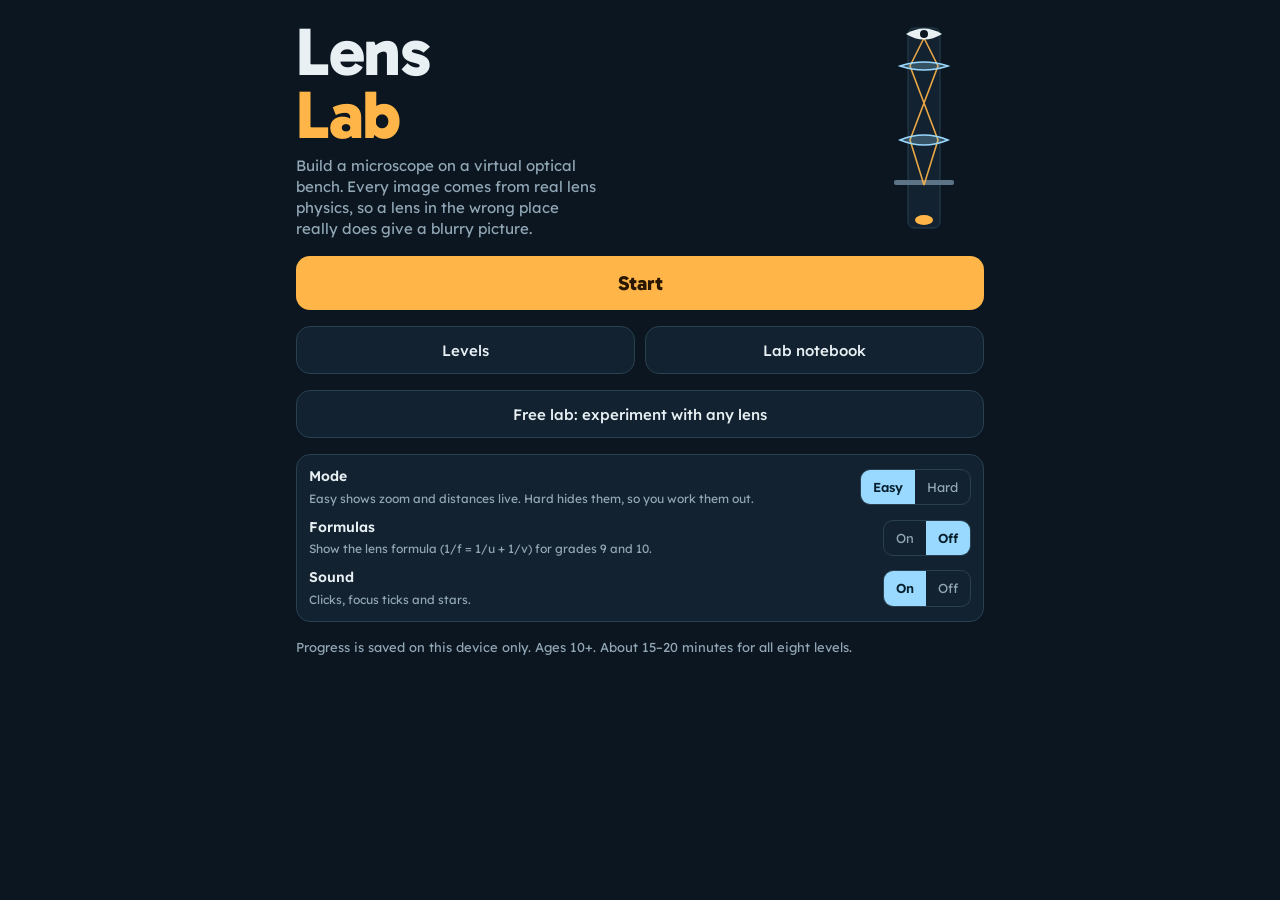
<file: labs/lens/index.html>
<!doctype html>
<html lang="en">
<head>
<meta charset="utf-8">
<meta name="viewport" content="width=device-width, initial-scale=1, viewport-fit=cover">
<style>:root{padding-top:env(safe-area-inset-top,0px);padding-bottom:env(safe-area-inset-bottom,0px)}body{margin:0}[hidden]{display:none!important}</style>
<title>Lens Lab</title>
<link rel="preconnect" href="https://fonts.googleapis.com">
<link rel="preconnect" href="https://fonts.gstatic.com" crossorigin>
<link rel="stylesheet" href="https://fonts.googleapis.com/css2?family=Gabarito:wght@600;800&family=Lexend:wght@400;500;600&family=JetBrains+Mono:wght@500&display=swap">
<style>
/* Layout: one-screen phone app. Header, goal strip, stage = optical bench (left) | eyepiece view + controls (right), action bar. */
:root{
  --bg:#0c1620; --panel:#132230; --panel2:#1a2d3d; --line:#28404f; --ink:#e8f0f4; --muted:#91a7b6;
  --beam:#ffb547; --beam2:#7fe3c8; --glass:#9ad9ff; --good:#72dd92; --bad:#ff806e; --star:#ffd257;
  --f-display:'Gabarito','Trebuchet MS',system-ui,sans-serif;
  --f-body:'Lexend',system-ui,-apple-system,'Segoe UI',sans-serif;
  --f-mono:'JetBrains Mono',ui-monospace,Menlo,Consolas,monospace;
  color-scheme:dark;
}
*{box-sizing:border-box}
html,body{height:100%}
body{background:var(--bg);color:var(--ink);font-family:var(--f-body);font-size:15px;line-height:1.4;overflow:hidden;-webkit-tap-highlight-color:transparent;-webkit-user-select:none;user-select:none}
button{font:inherit;color:inherit;cursor:pointer}
button:focus-visible,canvas:focus-visible{outline:2px solid var(--glass);outline-offset:2px}
h1,h2,h3{font-family:var(--f-display);text-wrap:balance;margin:0}
.mono{font-family:var(--f-mono);font-variant-numeric:tabular-nums}

#app{height:100%;max-width:980px;margin:0 auto;padding-inline:16px;padding-block:8px;display:grid;grid-template-rows:auto auto minmax(0,1fr) auto;gap:8px}
.top{display:flex;align-items:center;gap:8px}
.top .ttl{flex:1;min-width:0}
.top .ttl small{display:block;color:var(--muted);font-size:11px;letter-spacing:.08em;text-transform:uppercase}
.top .ttl h2{font-size:18px;white-space:nowrap;overflow:hidden;text-overflow:ellipsis}
.icon-btn{height:38px;min-width:38px;padding:0 10px;border-radius:10px;border:1px solid var(--line);background:var(--panel);display:inline-flex;align-items:center;justify-content:center;gap:6px;font-size:13px}
.icon-btn svg{width:18px;height:18px;stroke:currentColor;fill:none;stroke-width:2;stroke-linecap:round;stroke-linejoin:round}
.goal{margin:0;font-size:14px;color:var(--ink);background:var(--panel);border:1px solid var(--line);border-radius:12px;padding:8px 12px}
.goal b{color:var(--beam);font-weight:600}

.stage{display:grid;grid-template-columns:minmax(0,1fr) minmax(0,1fr);gap:10px;min-height:0}
.bench{position:relative;min-height:0;border-radius:14px;overflow:hidden;background:
  linear-gradient(90deg,transparent 0 calc(50% - .5px),rgba(154,217,255,.05) calc(50% - .5px) calc(50% + .5px),transparent 0),
  radial-gradient(120% 80% at 50% 0%,#17293a,#0e1b26 70%);border:1px solid var(--line)}
.bench canvas{position:absolute;inset:0;width:100%;height:100%;touch-action:none}
.side{min-height:0;overflow-y:auto;display:flex;flex-direction:column;gap:8px;padding-bottom:4px}
.viewbox{position:relative;width:100%;max-width:240px;align-self:center}
.viewbox canvas{display:block;width:100%;aspect-ratio:1;max-width:100%}
.viewbox .cap{position:absolute;left:0;right:0;bottom:-2px;text-align:center;font-size:10px;letter-spacing:.12em;text-transform:uppercase;color:var(--muted)}
.rows{display:grid;gap:2px;font-size:13px}
.rows div{display:flex;justify-content:space-between;gap:8px;border-bottom:1px dashed var(--line);padding:3px 0}
.rows span:first-child{color:var(--muted)}
.rows span:last-child{font-family:var(--f-mono);font-variant-numeric:tabular-nums;text-align:right}
.meter{font-size:12px;color:var(--muted)}
.meter .bar{height:10px;border-radius:6px;background:var(--panel2);border:1px solid var(--line);overflow:hidden;margin-top:3px}
.meter .bar i{display:block;height:100%;background:linear-gradient(90deg,var(--bad),var(--beam) 55%,var(--good));transition:width .12s}
.formula{font-family:var(--f-mono);font-size:12px;line-height:1.5;background:var(--panel2);border:1px solid var(--line);border-radius:10px;padding:8px 10px;color:var(--ink);overflow-wrap:anywhere}
.formula em{font-style:normal;color:var(--beam2)}
.formula .lbl{display:block;font-family:var(--f-body);font-size:10px;letter-spacing:.12em;text-transform:uppercase;color:var(--muted);margin-bottom:2px}
.chips-h{font-size:10px;letter-spacing:.12em;text-transform:uppercase;color:var(--muted)}
.chips{display:grid;grid-template-columns:repeat(auto-fill,minmax(64px,1fr));gap:6px}
.chip{border:1px solid var(--line);background:var(--panel);border-radius:10px;padding:6px 4px;display:flex;flex-direction:column;align-items:center;gap:2px;font-size:11px;line-height:1.15;touch-action:none}
.chip svg{width:40px;height:22px}
.chip b{font-family:var(--f-mono);font-weight:500;font-size:12px}
.chip .z{color:var(--beam)}
.chip.on{border-color:var(--glass);background:#1d3a4d;box-shadow:0 0 0 1px var(--glass) inset}
.quiz{display:grid;grid-template-columns:1fr 1fr;gap:6px}
.quiz p{grid-column:1/-1;margin:0;font-size:13px}
.quiz button{border:1px solid var(--line);background:var(--panel);border-radius:10px;padding:10px 4px;font-family:var(--f-mono)}

.actions{display:flex;gap:8px;align-items:stretch}
.nudge{display:flex;gap:6px}
.nudge button{width:52px;border-radius:12px;border:1px solid var(--line);background:var(--panel);display:flex;flex-direction:column;align-items:center;justify-content:center;font-size:10px;color:var(--muted);padding:4px 0}
.nudge svg{width:20px;height:20px;stroke:var(--ink);fill:none;stroke-width:2.4;stroke-linecap:round;stroke-linejoin:round}
.primary{flex:1;min-height:52px;border:0;border-radius:12px;background:var(--beam);color:#2a1700;font-family:var(--f-display);font-weight:800;font-size:18px;letter-spacing:.01em}
.primary:active{transform:translateY(1px)}
.toast{position:fixed;left:50%;bottom:calc(84px + env(safe-area-inset-bottom,0px));transform:translateX(-50%);width:min(92vw,440px);background:var(--panel2);border:1px solid var(--line);border-radius:14px;padding:12px 14px;font-size:14px;z-index:30;box-shadow:0 10px 30px rgba(0,0,0,.45)}
.toast.bad{border-color:var(--bad)}
.toast.hint{border-color:var(--glass)}
.toast .k{display:block;font-size:10px;letter-spacing:.12em;text-transform:uppercase;color:var(--muted);margin-bottom:2px}

/* full screens */
.screen{position:fixed;inset:0;z-index:20;background:var(--bg);overflow-y:auto;-webkit-user-select:text;user-select:text}
.screen .wrap{max-width:720px;margin:0 auto;padding-inline:16px;padding-block:calc(20px + env(safe-area-inset-top,0px)) calc(28px + env(safe-area-inset-bottom,0px));display:flex;flex-direction:column;gap:16px}
.hero{display:grid;grid-template-columns:minmax(0,1fr) 120px;gap:12px;align-items:center}
.hero h1{font-size:clamp(40px,12vw,68px);line-height:.92;font-weight:800;letter-spacing:-.02em}
.hero h1 span{color:var(--beam)}
.hero p{color:var(--muted);margin:8px 0 0;max-width:34ch}
.hero svg{width:100%;height:auto}
.big{min-height:54px;border-radius:14px;border:0;background:var(--beam);color:#2a1700;font-family:var(--f-display);font-weight:800;font-size:20px}
.ghost{min-height:48px;border-radius:14px;border:1px solid var(--line);background:var(--panel);font-weight:500}
.row2{display:grid;grid-template-columns:1fr 1fr;gap:10px}
.settings{display:grid;gap:10px;background:var(--panel);border:1px solid var(--line);border-radius:14px;padding:12px}
.set{display:flex;align-items:center;justify-content:space-between;gap:10px}
.set .t{min-width:0}
.set .t b{display:block;font-weight:600;font-size:14px}
.set .t span{font-size:12px;color:var(--muted)}
.seg{display:inline-flex;border:1px solid var(--line);border-radius:10px;overflow:hidden;flex:none}
.seg button{border:0;background:transparent;padding:8px 12px;font-size:13px;color:var(--muted)}
.seg button[aria-pressed="true"]{background:var(--glass);color:#06202e;font-weight:600}
.lvls{display:grid;gap:10px}
.lvl{display:grid;grid-template-columns:44px minmax(0,1fr) auto;gap:12px;align-items:center;text-align:left;border:1px solid var(--line);background:var(--panel);border-radius:14px;padding:12px}
.lvl .n{width:44px;height:44px;border-radius:50%;display:grid;place-items:center;font-family:var(--f-display);font-weight:800;font-size:20px;background:var(--panel2);border:1px solid var(--line)}
.lvl b{display:block;font-family:var(--f-display);font-size:17px}
.lvl span{font-size:12px;color:var(--muted)}
.lvl[disabled]{opacity:.45;cursor:not-allowed}
.stars{display:inline-flex;gap:2px}
.stars svg{width:16px;height:16px}
.st-on{fill:var(--star)} .st-off{fill:var(--line)}
.sec-h{display:flex;align-items:center;justify-content:space-between;gap:10px}
.sec-h h2{font-size:26px}
.note{color:var(--muted);font-size:13px;margin:0}

/* lab notebook card */
.cards{display:grid;grid-template-columns:repeat(auto-fill,minmax(250px,1fr));gap:12px}
.card{background:#f3ead6;color:#2b2416;border-radius:6px;padding:12px 14px 14px;background-image:repeating-linear-gradient(#f3ead6 0 21px,#d9cdb2 21px 22px);box-shadow:0 6px 20px rgba(0,0,0,.35);display:flex;flex-direction:column;gap:6px}
.card .k{font-size:10px;letter-spacing:.14em;text-transform:uppercase;color:#8a6d33;font-weight:600}
.card h3{font-size:18px;color:#2b2416}
.card p{margin:0;font-size:14px;line-height:22px}
.card .fx{font-family:var(--f-mono);font-size:13px;color:#7a3e00}
.card svg{width:100%;height:auto;max-height:84px}
.card.locked{background:var(--panel);background-image:none;color:var(--muted);box-shadow:none;border:1px dashed var(--line);min-height:140px;align-items:center;justify-content:center;text-align:center}
.nb-beam{stroke:#d07800;stroke-width:2;fill:none}
.nb-ink{stroke:#5a4c33;stroke-width:1.6;fill:none}
.nb-fill{fill:#5a4c33}
.nb-glass{fill:rgba(60,140,190,.22);stroke:#2c6f96;stroke-width:1.5}
.nb-t{font:600 10px var(--f-body);fill:#5a4c33}
.nb-led{fill:#ffb547;stroke:#d07800}

/* modal */
.modal{position:fixed;inset:0;z-index:40;background:rgba(4,10,15,.72);display:grid;place-items:center;padding:16px;overflow-y:auto}
.sheet{width:min(100%,420px);background:var(--panel);border:1px solid var(--line);border-radius:18px;padding:18px;display:flex;flex-direction:column;gap:12px}
.sheet h2{font-size:26px}
.bigstars{display:flex;justify-content:center;gap:10px}
.bigstars svg{width:56px;height:56px}
.bigstars .st-on{animation:pop .45s cubic-bezier(.3,1.6,.5,1) both}
@keyframes pop{from{transform:scale(.2);opacity:0}to{transform:scale(1);opacity:1}}
.checks{display:grid;gap:4px;font-size:13px;margin:0;padding:0;list-style:none}
.checks li{display:flex;gap:8px}
.checks .y{color:var(--good)} .checks .n{color:var(--muted)}
.pad{display:grid;grid-template-columns:repeat(3,44px);grid-template-rows:repeat(3,40px);gap:4px;justify-content:center}
.pad button{border:1px solid var(--line);background:var(--panel);border-radius:10px;display:grid;place-items:center;touch-action:none}
.pad button svg{width:20px;height:20px;stroke:var(--ink);fill:none;stroke-width:2.4;stroke-linecap:round;stroke-linejoin:round}
.pad .u{grid-area:1/2}.pad .l{grid-area:2/1}.pad .r{grid-area:2/3}.pad .d{grid-area:3/2}
.pad span{grid-area:2/2;font-size:9px;text-align:center;color:var(--muted);align-self:center;line-height:1.15;letter-spacing:.06em;text-transform:uppercase}
.ctl{display:grid;gap:4px;font-size:12px;color:var(--muted)}
.ctl input[type=range]{width:100%;accent-color:var(--beam)}
.ctl .seg{width:100%}.ctl .seg button{flex:1}
.viewbox canvas.pan{cursor:grab;touch-action:none}
.lvl.free .n{background:var(--beam);color:#2a1700;border-color:var(--beam)}
@media (prefers-reduced-motion:reduce){.bigstars .st-on{animation:none}.meter .bar i{transition:none}}
@media (min-width:760px){.stage{grid-template-columns:minmax(0,1.1fr) minmax(0,1fr)}.viewbox{max-width:300px}}
</style>
</head>
<body>

<div id="app" aria-hidden="false">
  <header class="top">
    <button class="icon-btn" id="btnMenu" aria-label="Levels"><svg viewBox="0 0 24 24"><path d="M4 6h16M4 12h16M4 18h16"/></svg></button>
    <div class="ttl"><small id="lvlNum">Level 1</small><h2 id="lvlTitle">Light path</h2></div>
    <button class="icon-btn" id="btnHint"><svg viewBox="0 0 24 24"><path d="M9 18h6M10 21h4M12 3a6 6 0 0 0-4 10.5c.7.7 1 1.5 1 2.5h6c0-1 .3-1.8 1-2.5A6 6 0 0 0 12 3z"/></svg>Hint</button>
    <button class="icon-btn" id="btnSettings" aria-label="Settings"><svg viewBox="0 0 24 24"><circle cx="12" cy="12" r="3"/><path d="M19.4 15a1.7 1.7 0 0 0 .3 1.8l.1.1a2 2 0 1 1-2.8 2.8l-.1-.1a1.7 1.7 0 0 0-1.8-.3 1.7 1.7 0 0 0-1 1.5V21a2 2 0 1 1-4 0v-.1a1.7 1.7 0 0 0-1.1-1.5 1.7 1.7 0 0 0-1.8.3l-.1.1a2 2 0 1 1-2.8-2.8l.1-.1a1.7 1.7 0 0 0 .3-1.8 1.7 1.7 0 0 0-1.5-1H3a2 2 0 1 1 0-4h.1a1.7 1.7 0 0 0 1.5-1.1 1.7 1.7 0 0 0-.3-1.8l-.1-.1a2 2 0 1 1 2.8-2.8l.1.1a1.7 1.7 0 0 0 1.8.3H9a1.7 1.7 0 0 0 1-1.5V3a2 2 0 1 1 4 0v.1a1.7 1.7 0 0 0 1 1.5 1.7 1.7 0 0 0 1.8-.3l.1-.1a2 2 0 1 1 2.8 2.8l-.1.1a1.7 1.7 0 0 0-.3 1.8V9a1.7 1.7 0 0 0 1.5 1H21a2 2 0 1 1 0 4h-.1a1.7 1.7 0 0 0-1.5 1z"/></svg></button>
  </header>
  <p class="goal" id="goal"></p>
  <main class="stage">
    <section class="bench" id="benchWrap" aria-label="Optical bench"><canvas id="bench" tabindex="0"></canvas></section>
    <aside class="side">
      <div class="viewbox"><canvas id="view" aria-label="What your eye sees"></canvas><span class="cap" id="viewCap">Eyepiece view</span></div>
      <div class="meter" id="meter" hidden><span id="meterLbl">Sharpness</span> <span class="mono" id="meterVal"></span><div class="bar"><i id="meterBar" style="width:0%"></i></div></div>
      <div class="rows" id="readouts"></div>
      <div class="formula" id="formula" hidden></div>
      <div class="quiz" id="quiz" hidden></div>
      <div class="pad" id="pad" hidden>
        <button class="u" data-dx="0" data-dy="-1" aria-label="Move slide up"><svg viewBox="0 0 24 24"><path d="M6 15l6-6 6 6"/></svg></button>
        <button class="l" data-dx="-1" data-dy="0" aria-label="Move slide left"><svg viewBox="0 0 24 24"><path d="M15 6l-6 6 6 6"/></svg></button>
        <span>move<br>slide</span>
        <button class="r" data-dx="1" data-dy="0" aria-label="Move slide right"><svg viewBox="0 0 24 24"><path d="M9 6l6 6-6 6"/></svg></button>
        <button class="d" data-dx="0" data-dy="1" aria-label="Move slide down"><svg viewBox="0 0 24 24"><path d="M6 9l6 6 6-6"/></svg></button>
      </div>
      <label class="ctl" id="ledWrap" hidden><span>Light (LED) <span class="mono" id="ledVal"></span></span><input type="range" id="led" min="0" max="100" value="40"></label>
      <div class="ctl" id="specWrap" hidden><span>Sample on the slide</span><div class="seg" id="specSeg"><button data-spec="ant">Ant</button><button data-spec="cells">Cells</button><button data-spec="letter">Letter</button></div></div>
      <div id="chipsWrap" hidden><div class="chips-h" id="chipsH">Lens tray</div><div class="chips" id="chips"></div></div>
    </aside>
  </main>
  <footer class="actions">
    <div class="nudge" id="nudge" hidden>
      <button id="nDown" aria-label="Move down"><svg viewBox="0 0 24 24"><path d="M6 9l6 6 6-6"/></svg>1 mm</button>
      <button id="nUp" aria-label="Move up"><svg viewBox="0 0 24 24"><path d="M6 15l6-6 6 6"/></svg>1 mm</button>
    </div>
    <button class="primary" id="btnMain">Check</button>
  </footer>
</div>

<div class="toast" id="toast" hidden role="status"></div>

<!-- Home -->
<section class="screen" id="home">
  <div class="wrap">
    <div class="hero">
      <div>
        <h1>Lens<br><span>Lab</span></h1>
        <p>Build a microscope on a virtual optical bench. Every image comes from real lens physics, so a lens in the wrong place really does give a blurry picture.</p>
      </div>
      <svg viewBox="0 0 120 220" aria-hidden="true">
        <rect x="44" y="8" width="32" height="200" rx="6" fill="#132230" stroke="#28404f"/>
        <ellipse cx="60" cy="200" rx="9" ry="5" fill="#ffb547"/>
        <rect x="30" y="160" width="60" height="5" rx="2" fill="#5d7487"/>
        <path d="M60 165L46 120L74 46L60 18M60 165L74 120L46 46L60 18" stroke="#ffb547" stroke-width="1.6" fill="none" opacity=".9"/>
        <path d="M36 120q24-10 48 0q-24 10-48 0z" fill="rgba(154,217,255,.25)" stroke="#9ad9ff" stroke-width="1.5"/>
        <path d="M36 46q24-8 48 0q-24 8-48 0z" fill="rgba(154,217,255,.25)" stroke="#9ad9ff" stroke-width="1.5"/>
        <path d="M42 14q18-11 36 0q-18 11-36 0z" fill="#e8f0f4"/><circle cx="60" cy="14" r="4" fill="#0c1620"/>
      </svg>
    </div>
    <button class="big" id="btnPlay">Start</button>
    <div class="row2"><button class="ghost" id="btnLevels">Levels</button><button class="ghost" id="btnNotebook">Lab notebook</button></div>
    <button class="ghost" id="btnFree">Free lab: experiment with any lens</button>
    <div class="settings" id="settingsHome"></div>
    <p class="note">Progress is saved on this device only. Ages 10+. About 15–20 minutes for all eight levels.</p>
  </div>
</section>

<!-- Levels -->
<section class="screen" id="levels" hidden>
  <div class="wrap">
    <div class="sec-h"><h2>Levels</h2><button class="icon-btn" data-go="home">Home</button></div>
    <div class="lvls" id="lvlList"></div>
  </div>
</section>

<!-- Notebook -->
<section class="screen" id="notebook" hidden>
  <div class="wrap">
    <div class="sec-h"><h2>Lab notebook</h2><button class="icon-btn" data-go="back">Back</button></div>
    <p class="note">Each level you finish adds a card. Together they make your revision sheet.</p>
    <div class="cards" id="nbCards"></div>
  </div>
</section>

<!-- Result / settings modals -->
<div class="modal" id="result" hidden><div class="sheet" id="resultSheet"></div></div>
<div class="modal" id="settingsModal" hidden><div class="sheet"><div class="sec-h"><h2>Settings</h2><button class="icon-btn" id="closeSettings">Done</button></div><div class="settings" id="settingsGame"></div></div></div>

<script>
(() => {
'use strict';
const $ = s => document.querySelector(s);
const clamp = (v, a, b) => Math.max(a, Math.min(b, v));
const KEY = 'lenslab.v1';
const save = { stars: {}, mode: 'easy', formula: false, sound: true };
try { Object.assign(save, JSON.parse(localStorage.getItem(KEY) || '{}')); } catch (e) {}
function persist() { try { localStorage.setItem(KEY, JSON.stringify(save)); } catch (e) {} }
const easy = () => save.mode === 'easy';

/* ---------------- sound (generated, no files) ---------------- */
let ac = null;
function audio() {
  if (!save.sound) return null;
  try { if (!ac) ac = new (window.AudioContext || window.webkitAudioContext)(); if (ac.state === 'suspended') ac.resume(); return ac; } catch (e) { return null; }
}
function tone(freq, dur, type = 'sine', vol = .15, when = 0, slide = 0) {
  const a = audio(); if (!a) return;
  const t = a.currentTime + when, o = a.createOscillator(), g = a.createGain();
  o.type = type; o.frequency.setValueAtTime(freq, t);
  if (slide) o.frequency.exponentialRampToValueAtTime(freq * slide, t + dur);
  g.gain.setValueAtTime(.0001, t); g.gain.exponentialRampToValueAtTime(vol, t + .01); g.gain.exponentialRampToValueAtTime(.0001, t + dur);
  o.connect(g).connect(a.destination); o.start(t); o.stop(t + dur + .03);
}
const sfx = {
  snap() { tone(1500, .04, 'square', .05); tone(240, .14, 'sine', .2, 0, .5); },
  tick() { tone(2400, .02, 'triangle', .035); },
  pick() { tone(700, .06, 'sine', .08); },
  good() { [523, 659, 784, 1047].forEach((f, i) => tone(f, .2, 'triangle', .11, i * .08)); },
  star(i) { tone(880 * Math.pow(1.26, i), .3, 'sine', .14); tone(1760 * Math.pow(1.26, i), .2, 'sine', .04); },
  bad() { tone(190, .25, 'sawtooth', .06, 0, .7); }
};
let lastTick = 0;
function focusTick() { const n = performance.now(); if (n - lastTick > 60) { lastTick = n; sfx.tick(); } }

/* ---------------- physics: paraxial ray-transfer matrices (mm) ----------------
   A ray is (height y, angle θ). Free space d: [1 d; 0 1]. Thin lens f: [1 0; -1/f 1].
   For the system from sample plane to eye, [A B; C D]:
   - angular zoom vs. the naked eye at 250 mm = 250 / B   (sign < 0 means the image is upside down)
   - the light leaving each sample point looks like it comes from a point 1/(D/B) mm away;
     a relaxed-to-near eye can focus from infinity down to 250 mm, anything else is blur.            */
const NEAR = 250, PUPIL = 2, FIELD = 0.17;   // near point mm, eye pupil mm, half-field of view (rad)
const mul = (a, b) => [a[0]*b[0] + a[1]*b[2], a[0]*b[1] + a[1]*b[3], a[2]*b[0] + a[3]*b[2], a[2]*b[1] + a[3]*b[3]];
const Pm = d => [1, d, 0, 1], Lm = f => [1, 0, -1 / f, 1];
function system(zObj, lenses, zEye) {
  let M = [1, 0, 0, 1], z = zObj;
  for (const l of lenses.filter(l => l.z > zObj && l.z < zEye).sort((a, b) => a.z - b.z)) { M = mul(Pm(l.z - z), M); M = mul(Lm(l.f), M); z = l.z; }
  return mul(Pm(zEye - z), M);
}
function eyeView(zObj, lenses, zEye) {
  const [, B0, , D] = system(zObj, lenses, zEye);
  const B = Math.abs(B0) < 1e-3 ? (B0 < 0 ? -1e-3 : 1e-3) : B0;
  const verg = D / B;                                           // >0 diverging, <0 converging (1/mm)
  const defocus = verg < 0 ? -verg : Math.max(0, verg - 1 / NEAR);
  const blur = defocus * PUPIL;                                  // blur angle, rad
  return { B, zoom: Math.abs(NEAR / B), inverted: B < 0, blur, sharp: 100 / (1 + (blur / .0025) ** 2), verg };
}
function traceFan(zObj, h, lenses, zEnd, n) {
  const ls = lenses.filter(l => l.z > zObj && l.z < zEnd).sort((a, b) => a.z - b.z), out = [];
  const tgtZ = ls.length ? ls[0].z : zEnd, tgtR = ls.length ? ls[0].r : 6;
  for (let i = 0; i < n; i++) {
    const yt = (-.85 + 1.7 * i / (n - 1)) * tgtR;
    let th = (yt - h) / (tgtZ - zObj), y = h, z = zObj, ok = true;
    const pts = [[y, z]];
    for (const l of ls) { y += th * (l.z - z); z = l.z; pts.push([y, z]); if (Math.abs(y) > l.r) { ok = false; break; } th -= y / l.f; }
    if (ok) { y += th * (zEnd - z); pts.push([y, zEnd]); }
    out.push(pts);
  }
  return out;
}

/* ---------------- lens catalogue ---------------- */
const LENS = {
  m100: { id: 'm100', f: 100, r: 12, name: 'f 100 mm', z: '2.5×' },
  m50:  { id: 'm50',  f: 50,  r: 12, name: 'f 50 mm',  z: '5×' },
  m25:  { id: 'm25',  f: 25,  r: 10, name: 'f 25 mm',  z: '10×' },
  o4:   { id: 'o4',  kind: 'obj', m: 4,  f: 36,     r: 5,   name: 'Objective', z: '4×' },
  o10:  { id: 'o10', kind: 'obj', m: 10, f: 180/11, r: 3.5, name: 'Objective', z: '10×' },
  o40:  { id: 'o40', kind: 'obj', m: 40, f: 180/41, r: 2,   name: 'Objective', z: '40×' },
  o100: { id: 'o100', kind: 'obj', m: 100, f: 180/101, r: 1.5, name: 'Objective', z: '100×' },
  k16:  { id: 'k16', f: 16, r: 4.5, name: 'f 16 mm' },
  k25:  { id: 'k25', f: 25, r: 7,   name: 'f 25 mm' },
  e5:   { id: 'e5',  kind: 'eye', m: 5,  f: 50,   r: 8, name: 'Eyepiece', z: '5×' },
  e10:  { id: 'e10', kind: 'eye', m: 10, f: 25,   r: 7, name: 'Eyepiece', z: '10×' },
  e20:  { id: 'e20', kind: 'eye', m: 20, f: 12.5, r: 5, name: 'Eyepiece', z: '20×' }
};
const TUBE = 180;   // objective-to-first-image distance in level 5 (mm)
const shuffle = a => { for (let i = a.length - 1; i > 0; i--) { const j = Math.floor(Math.random() * (i + 1)); [a[i], a[j]] = [a[j], a[i]]; } return a; };
const fmt = (v, d = 0) => (Math.round(v * 10 ** d) / 10 ** d).toFixed(d);

/* ---------------- game state ---------------- */
const S = {};
let L = null, dirty = true, handles = [];

function lensSVG(f) {
  const t = clamp(260 / f, 2.5, 9);
  return `<svg viewBox="0 0 40 22"><path d="M2 11Q20 ${11 - t * 1.1} 38 11Q20 ${11 + t * 1.1} 2 11Z" fill="rgba(154,217,255,.25)" stroke="#9ad9ff" stroke-width="1.4"/></svg>`;
}

const LV = {
1: {
  title: 'Light path', learn: 'Light travels in straight lines', par: 3,
  goal: () => 'Drag the <b>sample tray</b> and the <b>eye</b> sideways until light from the LED shines through the sample into your eye.',
  hints: ['Light only travels in straight lines. The LED, the hole in the tray and your eye have to sit on one straight line.', 'Drag the tray until its hole is right above the LED. Then drag the eye until it sits straight above both.'],
  setup() { Object.assign(S, { zMax: 320, xHalf: 34, tray: { x: 22, z: 60 }, eye: { x: -20, z: 300 } }); },
  compute() {
    const c = .035, w = 5, p = 4, zt = S.tray.z, ze = S.eye.z;
    const lo = Math.max(-c, (S.tray.x - w) / zt, (S.eye.x - p) / ze), hi = Math.min(c, (S.tray.x + w) / zt, (S.eye.x + p) / ze);
    S.bright = clamp(Math.max(0, hi - lo) / (2 * p / ze), 0, 1);
    S.view = Object.assign(eyeView(zt, [], ze), { type: 'eye', bright: S.bright, offX: (S.tray.x - S.eye.x) / (ze - zt) });
  },
  bench(g) {
    drawLED(g, 0);
    const c = .035, w = 5, p = 4, zt = S.tray.z, ze = S.eye.z;
    g.save(); g.globalCompositeOperation = 'lighter';
    for (let i = 0; i < 19; i++) {
      const t = -c + 2 * c * i / 18, xt = t * zt;
      const pass = Math.abs(xt - S.tray.x) < w, xe = t * ze, hit = pass && Math.abs(xe - S.eye.x) < p;
      ray(g, [[0, 0], pass ? [t * (ze + 14), ze + 14] : [xt, zt]], hit ? 'rgba(255,200,90,.95)' : 'rgba(255,181,71,.35)', hit ? 2 : 1.1);
    }
    g.restore();
    drawTray(g, S.tray.x, zt, { window: w, plate: true });
    drawEye(g, S.eye.x, ze, S.bright > .05);
    handles.push(hRect(S.tray.x - 30, zt - 4, S.tray.x + 30, zt + 6, 'x', () => S.tray.x, v => S.tray.x = v, -30, 30));
    handles.push(hRect(S.eye.x - 9, ze - 8, S.eye.x + 9, ze + 8, 'x', () => S.eye.x, v => S.eye.x = v, -30, 30));
    label(g, 'drag', S.tray.x + 12, zt + 5, '#91a7b6');
  },
  rows() { return easy() ? [['Light reaching eye', fmt(S.bright * 100) + '%']] : []; },
  formula() { return '<span class="lbl">The rule</span>Light goes in straight lines. No lens yet, so no formula.'; },
  check() {
    if (S.bright >= .9) return { ok: true, acc: S.bright >= .99 };
    return { ok: false, msg: S.bright > 0 ? `Only ${fmt(S.bright * 100)}% of the light gets to your eye. Line up the LED, the hole and the eye.` : 'No light reaches your eye yet, so you see nothing. Light needs a straight path from the LED, through the hole, to your eye.' };
  },
  card: { title: 'Light path', line: 'Light travels in straight lines. You see the sample only when light passes through it and on into your eye.',
    svg: '<svg viewBox="0 0 160 60"><circle cx="14" cy="30" r="7" class="nb-led"/><line x1="21" y1="30" x2="132" y2="30" class="nb-beam"/><rect x="72" y="8" width="5" height="16" class="nb-fill"/><rect x="72" y="36" width="5" height="16" class="nb-fill"/><path d="M134 30q11-10 22 0q-11 10-22 0z" class="nb-ink"/><circle cx="145" cy="30" r="3" class="nb-fill"/><text x="6" y="56" class="nb-t">LED</text><text x="62" y="6" class="nb-t" dy="0">sample</text><text x="138" y="54" class="nb-t">eye</text></svg>' }
},
2: {
  title: 'Find the focal point', learn: 'Focal point and focal length', par: 6,
  goal: () => S.marked == null ? 'Slide the lens up or down under the sunlight until the light makes the <b>smallest, brightest dot</b> on the paper. Then press <b>Mark focus</b>.' : 'Read your measurement and pick the lens\'s <b>focal length</b>.',
  hints: ['Drag the lens up and down (or use the arrow buttons). Watch the dot on the paper shrink and grow.', 'When the dot is smallest, the lens-to-paper distance is the focal length. Read it on the ruler on the left.'],
  setup() {
    Object.assign(S, { zMax: 200, xHalf: 16, f2: shuffle([45, 60, 75, 90])[0], lensZ: 160, marked: null });
    const set = new Set([S.f2]); for (const c of shuffle([S.f2 - 15, S.f2 + 15, S.f2 + 30, S.f2 - 30, S.f2 * 2]).filter(v => v >= 20 && v <= 190)) { if (set.size >= 4) break; set.add(c); }
    S.opts = [...set].sort((a, b) => a - b);
  },
  nudge: { get: () => S.lensZ, set: v => S.lensZ = v, min: 15, max: 190 },
  compute() {
    const r = 12 * Math.abs(1 - S.lensZ / S.f2) + .35;
    S.spot = r; S.dot = 100 * Math.min(1, Math.pow(.36 / r, .6));
    S.view = { type: 'paper', r };
  },
  bench(g) {
    const f = S.f2, zl = S.lensZ, a = 12;
    // sun
    const sy = MP.Y(S.zMax) - 4;
    g.fillStyle = '#ffd257'; g.beginPath(); g.arc(BW - 22, sy + 4, 7, 0, 7); g.fill();
    label(g, 'sunlight', MP.X(-15), MP.Y(S.zMax) + 2, '#ffd257');
    // paper
    g.fillStyle = '#e8e0cf'; g.fillRect(MP.X(-15), MP.Y(0), MP.X(15) - MP.X(-15), 5);
    label(g, 'paper', MP.X(4), MP.Y(0) + 15, '#91a7b6');
    g.save(); g.globalCompositeOperation = 'lighter';
    for (let i = 0; i < 9; i++) {
      const x = -a * .9 + 1.8 * a * .9 * i / 8;
      ray(g, [[x, S.zMax], [x, zl], [x * (1 - zl / f), 0]], 'rgba(255,190,80,.8)', 1.3);
    }
    // dot on paper
    const rx = Math.max(1.5, S.spot * MP.xs);
    const gr = g.createRadialGradient(MP.X(0), MP.Y(0), 0, MP.X(0), MP.Y(0), rx + 3);
    gr.addColorStop(0, `rgba(255,240,180,${.3 + .7 * S.dot / 100})`); gr.addColorStop(1, 'rgba(255,200,80,0)');
    g.fillStyle = gr; g.fillRect(MP.X(0) - rx - 4, MP.Y(0) - 6, 2 * rx + 8, 12);
    g.restore();
    drawLens(g, { z: zl, r: a, f }, '?');
    // measure line to ruler
    g.setLineDash([3, 3]); g.strokeStyle = 'rgba(154,217,255,.5)'; g.beginPath(); g.moveTo(26, MP.Y(zl)); g.lineTo(MP.X(-a), MP.Y(zl)); g.stroke(); g.setLineDash([]);
    if (S.marked != null) { g.strokeStyle = '#72dd92'; g.beginPath(); g.moveTo(16, MP.Y(S.marked)); g.lineTo(34, MP.Y(S.marked)); g.stroke(); }
    handles.push(hRect(-a, zl - 8 / MP.zs, a, zl + 8 / MP.zs, 'z', () => S.lensZ, v => S.lensZ = v, 15, 190));
  },
  ruler: true,
  meter: () => ['Dot brightness', S.dot],
  rows() { return easy() ? [['Lens to paper', fmt(S.lensZ) + ' mm']].concat(S.marked != null ? [['You marked', fmt(S.marked) + ' mm']] : []) : (S.marked != null ? [['Marked', 'green line on ruler']] : []); },
  formula() {
    return '<span class="lbl">Lens formula</span>1/f = 1/u + 1/v<br>Sunlight comes from very far away, so u = ∞ and 1/u = 0.<br>So <em>f = v</em>: the lens-to-dot distance.' + (easy() ? `<br>v now = ${fmt(S.lensZ)} mm` : '');
  },
  mainLabel: () => S.marked == null ? 'Mark focus' : 'Measure again',
  main() {
    if (S.marked == null) { S.marked = S.lensZ; countMove(true); sfx.snap(); renderQuiz(); }
    else { S.marked = null; renderQuiz(); }
    refreshGoal(); dirty = true;
  },
  answer(v) {
    if (v === S.f2) { finish(Math.abs(S.marked - S.f2) <= 4); }
    else { countMove(true); sfx.bad(); toast(`Not ${v} mm. Check the dot is as small as it gets, then read the ruler again.`, 'bad'); }
  },
  card: { title: 'Focal point', line: 'Parallel light (like sunlight) meets at one point, the focal point. The lens-to-dot distance is the focal length f.', fx: 'u = ∞, so 1/f = 1/v and f = v',
    svg: '<svg viewBox="0 0 160 60"><path d="M6 14H54L120 30M6 30H120M6 46H54L120 30" class="nb-beam"/><path d="M54 6q8 24 0 48q-8-24 0-48z" class="nb-glass"/><circle cx="120" cy="30" r="3.5" class="nb-led"/><path d="M54 56H120M54 52v8M120 52v8" class="nb-ink"/><text x="84" y="52" class="nb-t">f</text><text x="124" y="22" class="nb-t">focal point</text></svg>' }
},
3: {
  title: 'Pick the right lens', learn: 'Shorter focal length, stronger zoom', par: 2,
  goal: () => 'Put one lens in the holder so the ant looks exactly <b>5× bigger</b>. Then press <b>Check</b>.',
  hints: ['Zoom ≈ 250 ÷ focal length (in mm). Try it for each lens.', '250 ÷ 50 = 5. Which lens has f = 50 mm?'],
  setup() {
    Object.assign(S, { zMax: 226, xHalf: 16, tray: { x: 0, z: 120 }, eye: { x: 0, z: 212 }, tube: [] });
    S.trayLenses = shuffle([LENS.m100, LENS.m50, LENS.m25]);
  },
  place(def) {
    if (S.tube[0] && S.tube[0].def === def) { S.tube = []; sfx.pick(); }
    else { S.tube = [{ def, z: 200 }]; S.trayTarget = 200 - def.f; sfx.snap(); }
    countMove(true);
  },
  compute() { computeEye(); },
  bench(g) {
    drawLED(g, 0); illum(g);
    drawSlot(g, 200, 13, 'lens holder');
    drawTray(g, 0, S.tray.z, {});
    lensRays(g, 2);
    S.tube.forEach(t => { drawLens(g, { z: t.z, r: t.def.r, f: t.def.f }, 'f ' + t.def.f); handles.push(hRect(-t.def.r, t.z - 5, t.def.r, t.z + 5, 'tap', null, null, 0, 0, () => { LV[3].place(t.def); dirty = true; })); });
    drawEye(g, 0, S.eye.z, true);
  },
  rows() { return S.tube.length && easy() ? [['Zoom', fmt(S.view.zoom, 1) + '×'], ['Focal length', S.tube[0].def.f + ' mm']] : (S.tube.length ? [] : [['Zoom', 'no lens']]); },
  formula() {
    const l = S.tube[0];
    return '<span class="lbl">Magnifier zoom</span>Zoom ≈ 250 ÷ f' + (l && easy() ? `<br>= 250 ÷ ${l.def.f} = <em>${fmt(250 / l.def.f, 1)}×</em>` : '<br><span style="color:var(--muted)">250 mm is the closest a normal eye can see clearly.</span>');
  },
  check() {
    const l = S.tube[0];
    if (!l) return { ok: false, msg: 'Put a lens in the holder first. Drag one from the lens tray, or tap it.' };
    if (l.def.f === 50) return { ok: true, acc: S.checks === 0 };
    const z = 250 / l.def.f;
    return { ok: false, msg: z > 5 ? `This lens gives about ${fmt(z, 1)}×. Too strong. A longer focal length gives less zoom.` : `This lens gives about ${fmt(z, 1)}×. Too weak. A shorter focal length gives more zoom.` };
  },
  card: { title: 'Zoom and focal length', line: 'A fatter lens with a shorter focal length bends light more and zooms more.', fx: 'zoom ≈ 250 ÷ f',
    svg: '<svg viewBox="0 0 160 64"><path d="M20 8q5 18 0 36q-5-18 0-36z" class="nb-glass"/><path d="M80 8q9 18 0 36q-9-18 0-36z" class="nb-glass"/><path d="M140 8q15 18 0 36q-15-18 0-36z" class="nb-glass"/><text x="2" y="56" class="nb-t">f 100: 2.5×</text><text x="62" y="56" class="nb-t">f 50: 5×</text><text x="118" y="56" class="nb-t">f 25: 10×</text></svg>' }
},
4: {
  title: 'Focus it', learn: 'Object distance and focus', par: 6,
  goal: () => 'The ant is blurry. Drag the <b>sample tray</b> up or down until the sharpness meter is full. Then press <b>Check</b>.',
  hints: ['The sample is too far from the lens. Move the tray up, closer to the lens.', 'Aim for the sample to sit about 50 mm below the lens (its focal length). Use the arrow buttons for small steps.'],
  setup() { Object.assign(S, { zMax: 226, xHalf: 16, tray: { x: 0, z: 100 }, eye: { x: 0, z: 212 }, tube: [{ def: LENS.m50, z: 200, fixed: true }] }); },
  nudge: { get: () => S.tray.z, set: v => S.tray.z = v, min: 20, max: 194 },
  compute() { computeEye(); },
  bench(g) {
    drawLED(g, 0); illum(g);
    drawTray(g, 0, S.tray.z, {});
    lensRays(g, 2);
    drawLens(g, { z: 200, r: 12, f: 50 }, 'f 50');
    drawEye(g, 0, S.eye.z, true);
    if (easy()) { g.setLineDash([3, 4]); g.strokeStyle = 'rgba(127,227,200,.55)'; g.beginPath(); g.moveTo(MP.X(-15), MP.Y(150)); g.lineTo(MP.X(15), MP.Y(150)); g.stroke(); g.setLineDash([]); label(g, 'focal point', MP.X(-15), MP.Y(150) - 4, '#7fe3c8'); }
    handles.push(hRect(-24, S.tray.z - 6 / MP.zs, 24, S.tray.z + 10 / MP.zs, 'z', () => S.tray.z, v => S.tray.z = v, 20, 194));
    label(g, 'drag tray', MP.X(-15), MP.Y(S.tray.z) + 16, '#91a7b6');
  },
  ruler: true,
  meter: () => ['Sharpness', S.view.sharp],
  rows() { const u = 200 - S.tray.z; return easy() ? [['Sample to lens (u)', fmt(u, 1) + ' mm'], ['Focal length (f)', '50 mm'], ['Zoom', fmt(S.view.zoom, 1) + '×']] : []; },
  formula() {
    const u = 200 - S.tray.z, f = 50;
    if (!easy()) return '<span class="lbl">Lens formula</span>1/f = 1/u + 1/v<br>If v comes out negative, the image is virtual: your eye can see it through the lens.';
    let res;
    if (Math.abs(u - f) < .05) res = 'v = ∞ (relaxed eye, sharp)';
    else { const v = 1 / (1 / f - 1 / u); res = v > 0 ? `v = +${fmt(v)} mm: a real image past your eye, so <em>blurry</em>` : `v = ${fmt(v)} mm: virtual image, ${-v + 12 >= 238 ? '<em>eye can focus</em>' : 'too close for the eye'}`; }
    return `<span class="lbl">Lens formula</span>1/f = 1/u + 1/v<br>1/v = 1/${f} − 1/${fmt(u, 1)}<br>${res}`;
  },
  check() {
    const s = S.view.sharp;
    if (s >= 80) return { ok: true, acc: s >= 97 };
    return { ok: false, msg: `Still blurry (sharpness ${fmt(s)}%). ` + (S.view.verg < 0 ? 'The sample is too far from the lens: move the tray up.' : 'The sample is too close to the lens: move the tray down a little.') };
  },
  card: { title: 'Focus', line: 'Focusing changes the gap u between sample and lens. It is sharp when the sample sits at, or just inside, the focal length.', fx: '1/f = 1/u + 1/v',
    svg: '<svg viewBox="0 0 160 60"><path d="M30 30L80 12H150M30 30L80 30H150M30 30L80 48H150" class="nb-beam"/><path d="M80 4q9 26 0 52q-9-26 0-52z" class="nb-glass"/><path d="M30 20v20" class="nb-ink"/><path d="M30 56H80M30 52v8M80 52v8" class="nb-ink"/><text x="40" y="52" class="nb-t">u = f</text><text x="4" y="14" class="nb-t">sample</text></svg>' }
},
5: {
  title: 'Two lenses', learn: 'Zooms multiply', par: 3,
  goal: () => 'Build a microscope that zooms exactly <b>40×</b>. Pick one <b>objective</b> (bottom) and one <b>eyepiece</b> (top). The tray focuses by itself.',
  hints: ['Total zoom = objective zoom × eyepiece zoom.', 'Which two numbers multiply to make 40? Try 4 × 10.'],
  setup() {
    Object.assign(S, { zMax: 350, xHalf: 10, tray: { x: 0, z: 40 }, eye: { x: 0, z: 336 }, tube: [] });
    S.trayLenses = shuffle([LENS.o4, LENS.o10, LENS.o40]).concat(shuffle([LENS.e5, LENS.e10, LENS.e20]));
  },
  place(def) {
    const had = S.tube.find(t => t.def === def);
    S.tube = S.tube.filter(t => t.def.kind !== def.kind);
    if (!had) { S.tube.push({ def, z: def.kind === 'obj' ? 100 : 280 + def.f }); sfx.snap(); } else sfx.pick();
    const ob = S.tube.find(t => t.def.kind === 'obj'), ep = S.tube.find(t => t.def.kind === 'eye');
    if (ob) S.trayTarget = 100 - 1 / (1 / ob.def.f - 1 / TUBE);
    S.eye.z = ep ? ep.z + 10 : 336;
    countMove(true);
  },
  compute() { computeEye(); },
  bench(g) {
    drawLED(g, 0); illum(g);
    drawSlot(g, 100, 6, 'objective');
    drawSlot(g, 300, 9, 'eyepiece');
    const ob = S.tube.find(t => t.def.kind === 'obj');
    if (ob) {
      g.setLineDash([2, 4]); g.strokeStyle = 'rgba(127,227,200,.6)'; g.beginPath(); g.moveTo(MP.X(-9), MP.Y(280)); g.lineTo(MP.X(9), MP.Y(280)); g.stroke(); g.setLineDash([]);
      label(g, 'first image (flipped)', MP.X(-9.5), MP.Y(280) - 4, '#7fe3c8');
    }
    drawTray(g, 0, S.tray.z, {});
    lensRays(g, 5);
    S.tube.forEach(t => { drawLens(g, { z: t.z, r: t.def.r, f: t.def.f }, t.def.z); handles.push(hRect(-t.def.r, t.z - 5, t.def.r, t.z + 5, 'tap', null, null, 0, 0, () => { LV[5].place(t.def); dirty = true; })); });
    drawEye(g, 0, S.eye.z, true);
  },
  rows() {
    const ob = S.tube.find(t => t.def.kind === 'obj'), ep = S.tube.find(t => t.def.kind === 'eye');
    const r = [['Objective', ob ? ob.def.z : 'none'], ['Eyepiece', ep ? ep.def.z : 'none']];
    if (easy() && ob && ep) r.push(['Total zoom', fmt(S.view.zoom, 1) + '×']);
    if (easy() && ob && ep) r.push(['Image', S.view.inverted ? 'upside down' : 'upright']);
    return r;
  },
  meter: () => ['Sharpness', S.view.sharp],
  formula() {
    const ob = S.tube.find(t => t.def.kind === 'obj'), ep = S.tube.find(t => t.def.kind === 'eye');
    let s = '<span class="lbl">Two-lens zoom</span>Total = objective × eyepiece';
    if (easy() && ob && ep) { const u = 1 / (1 / ob.def.f - 1 / TUBE); s += `<br>Objective: v ÷ u = ${TUBE} ÷ ${fmt(u, 1)} = ${ob.def.m}×<br>Eyepiece: 250 ÷ f = 250 ÷ ${fmt(ep.def.f, 1)} = ${ep.def.m}×<br>Total = ${ob.def.m} × ${ep.def.m} = <em>${ob.def.m * ep.def.m}×</em>`; }
    return s;
  },
  check() {
    const ob = S.tube.find(t => t.def.kind === 'obj'), ep = S.tube.find(t => t.def.kind === 'eye');
    if (!ob || !ep) return { ok: false, msg: 'A microscope needs two lenses: one objective near the sample and one eyepiece near your eye.' };
    const tot = ob.def.m * ep.def.m;
    if (tot === 40) return { ok: true, acc: S.checks === 0 };
    return { ok: false, msg: `${ob.def.m}× × ${ep.def.m}× = ${tot}×. ${tot > 40 ? 'Too much zoom.' : 'Not enough zoom.'} Aim for 40×.` };
  },
  card: { title: 'Two lenses', line: 'In a microscope the objective makes a bigger image, and the eyepiece magnifies that image again. The zooms multiply.', fx: 'total = objective × eyepiece (4 × 10 = 40)',
    svg: '<svg viewBox="0 0 160 60"><path d="M8 30L40 18L96 44L130 22H156M8 30L40 42L96 16L130 38H156" class="nb-beam"/><path d="M40 10q6 20 0 40q-6-20 0-40z" class="nb-glass"/><path d="M130 6q10 24 0 48q-10-24 0-48z" class="nb-glass"/><text x="30" y="58" class="nb-t">4×</text><text x="120" y="60" class="nb-t">10×</text><text x="74" y="10" class="nb-t">= 40×</text></svg>' }
},
6: {
  title: 'The trade-off', learn: 'More zoom: smaller view, dimmer image', par: 8, pan: true,
  goal: () => 'Make the <b>purple cell</b> fill at least a fifth of the view. Don\'t lose it off the edge, and keep it bright enough to see. Drag the view to move the slide.',
  hints: ['First centre the purple cell at low zoom: drag the eyepiece view until the cell is in the middle.', 'Each stronger objective shows a smaller area and less light. Turn up the light slider when it gets dark.', 'The 40× objective (400× in total) works. At 100× this lamp is too weak, even at full power.'],
  setup() {
    Object.assign(S, { zMax: 350, xHalf: 10, tray: { x: 0, z: 55 }, eye: { x: 0, z: 315 }, spec: 'cells', led: .4, stage: { x: -.42, y: .32 } });
    S.tube = [{ def: LENS.o4, z: 100 }, { def: LENS.e10, z: 305, fixed: true }];
    S.trayLenses = [LENS.o4, LENS.o10, LENS.o40, LENS.o100];
  },
  place(def) {
    if (S.tube.some(t => t.def === def)) return;
    S.tube = S.tube.filter(t => t.def.kind !== 'obj'); S.tube.push({ def, z: 100 });
    S.trayTarget = 100 - 1 / (1 / def.f - 1 / TUBE); sfx.snap(); countMove(true);
  },
  compute() {
    computeEye();
    const M = S.view.zoom, cellAng = .06 * M / NEAR;
    S.offAng = Math.hypot(S.stage.x, S.stage.y) * M / NEAR;
    S.cellFrac = cellAng / (2 * FIELD);
    S.inView = S.offAng < FIELD - cellAng * .3;
  },
  bench(g) { benchScope(g); },
  meter: () => ['Brightness', S.view.bright * 100],
  rows() {
    const ob = S.tube.find(t => t.def.kind === 'obj');
    if (!easy()) return [['Objective', ob.def.z]];
    return [['Objective', ob.def.z], ['Total zoom', fmt(S.view.zoom) + '×'], ['View shows', fmt(2 * FIELD * Math.abs(S.view.B) * 1000) + ' µm across'], ['Cell size', S.inView ? fmt(S.cellFrac * 100) + '% of view' : 'out of view']];
  },
  formula() {
    return '<span class="lbl">The trade-off</span>Field of view ∝ 1 ÷ zoom<br>Brightness ∝ (NA ÷ zoom)²<br><span style="color:var(--muted)">NA (numerical aperture) is how wide a cone of light the objective catches.</span>' +
      (easy() ? `<br>NA now ≈ ${fmt(S.view.na || 0, 2)}, zoom ${fmt(S.view.zoom)}×` : '');
  },
  check() {
    if (!S.inView) return { ok: false, msg: 'The cell has gone out of view. Go back to a weaker objective, centre the cell, then zoom in again.' };
    if (S.cellFrac < .2) return { ok: false, msg: `The cell is still small (${fmt(S.cellFrac * 100)}% of the view). Zoom in more.` };
    if (S.view.bright < .32) return { ok: false, msg: S.led > .97 ? 'Too dark, even with the light at full power. This much zoom spreads the light too thin. Try one objective weaker.' : 'Too dark to see the cell clearly. Turn up the light.' };
    return { ok: true, acc: S.offAng < FIELD * .35 };
  },
  card: { title: 'The trade-off', line: 'More zoom shows a smaller part of the slide and makes the image dimmer. Centre the thing you want at low zoom first, then zoom in and turn up the light.', fx: 'field of view ∝ 1 ÷ zoom, brightness ∝ (NA ÷ zoom)²',
    svg: '<svg viewBox="0 0 160 60"><circle cx="26" cy="30" r="22" fill="#fff4d8" stroke="#5a4c33"/><circle cx="80" cy="30" r="22" fill="#d8c9a4" stroke="#5a4c33"/><circle cx="134" cy="30" r="22" fill="#8a7d63" stroke="#5a4c33"/><circle cx="30" cy="27" r="2" fill="#8a2fa0"/><circle cx="82" cy="29" r="6" fill="#8a2fa0"/><circle cx="134" cy="30" r="14" fill="#8a2fa0"/><text x="16" y="60" class="nb-t">40×</text><text x="68" y="60" class="nb-t">100×</text><text x="122" y="60" class="nb-t">400×</text></svg>' }
},
7: {
  title: 'Build it yourself', learn: 'Where each lens goes in a microscope', par: 8, step: .5,
  goal: () => 'Build your own microscope from two loose lenses. Get a <b>sharp</b> view of the ant at <b>60× or more</b>. Drag each lens up or down the tube.',
  hints: ['Put the strong lens (f 16 mm) low down, close to the sample. It makes a first, flipped image higher up the tube.', 'Move the top lens until its focal point (blue dashes) sits on the first image (green dashes).', 'Not enough zoom? Lower the bottom lens a little towards the sample. The first image jumps higher, so refocus the top lens.'],
  setup() {
    Object.assign(S, { zMax: 340, xHalf: 10, tray: { x: 0, z: 40 }, eye: { x: 0, z: 326 }, sel: null });
    S.trayLenses = shuffle([LENS.k16, LENS.k25]);
  },
  place(def) {
    const had = S.tube.find(t => t.def === def);
    if (had) { S.tube = S.tube.filter(t => t !== had); if (S.sel === had) S.sel = null; sfx.pick(); }
    else { const t = { def, z: def.f < 20 ? 70 : 250 }; S.tube.push(t); S.sel = t; sfx.snap(); }
    countMove(true);
  },
  nudge() { const t = S.sel; return t ? { get: () => t.z, set: v => t.z = v, min: S.tray.z + 2, max: S.zMax - 16 } : null; },
  compute() { S.eye.z = S.tube.length ? Math.max(...S.tube.map(t => t.z)) + 10 : 326; computeEye(); },
  bench(g) {
    drawLED(g, 0); illum(g); drawTray(g, 0, S.tray.z, {});
    const ts = S.tube.slice().sort((a, b) => a.z - b.z);
    if (easy() && ts.length) {
      const lo = ts[0], u = lo.z - S.tray.z;
      if (u > lo.def.f) { const zi = lo.z + 1 / (1 / lo.def.f - 1 / u); if (zi < S.zMax) markLine(g, zi, 'first image', '#7fe3c8'); }
      if (ts.length > 1) { const hi = ts[ts.length - 1]; markLine(g, hi.z - hi.def.f, 'top lens focal point', '#9ad9ff', true); }
    }
    lensRays(g, 4);
    lensHandles(g, 'f ');
    drawEye(g, 0, S.eye.z, true);
  },
  meter: () => ['Sharpness', S.tube.length ? S.view.sharp : 0],
  rows() {
    const ts = S.tube.slice().sort((a, b) => a.z - b.z);
    if (!easy()) return [['Lenses placed', ts.length + ' of 2']];
    const r = [['Zoom', ts.length ? fmt(S.view.zoom) + '×' : 'no lens'], ['Image', S.view.inverted ? 'upside down' : 'upright']];
    if (ts[0]) r.push(['Bottom lens to sample', fmt(ts[0].z - S.tray.z, 1) + ' mm']);
    return r;
  },
  formula() { return chainFormula(); },
  check() {
    if (S.tube.length < 2) return { ok: false, msg: 'A microscope needs both lenses in the tube. Drag them in from the lens tray.' };
    const s = S.view.sharp, z = S.view.zoom;
    if (s < 80) return { ok: false, msg: `Blurry (sharpness ${fmt(s)}%). Move the top lens up or down until its focal point sits on the first image.` };
    if (z < 60) return { ok: false, msg: `Sharp, but only ${fmt(z)}×. Move the bottom lens a little closer to the sample, then refocus the top lens.` };
    return { ok: true, acc: s >= 95 };
  },
  card: { title: 'Build a microscope', line: 'The objective sits close to the sample and makes a first, flipped image up the tube. The eyepiece sits one focal length above that image and magnifies it.', fx: 'objective: 1/f = 1/u + 1/v; eyepiece f above the image',
    svg: '<svg viewBox="0 0 160 60"><path d="M8 30L30 22L100 40L130 30H156M8 30L30 38L100 20L130 30H156" class="nb-beam"/><path d="M30 14q5 16 0 32q-5-16 0-32z" class="nb-glass"/><path d="M130 8q10 22 0 44q-10-22 0-44z" class="nb-glass"/><path d="M100 14v32" class="nb-ink" stroke-dasharray="3 3"/><text x="82" y="10" class="nb-t">first image</text><text x="20" y="58" class="nb-t">objective</text><text x="112" y="60" class="nb-t">eyepiece</text></svg>' }
},
8: {
  title: 'Upside-down puzzle', learn: 'Microscope images are upside down', par: 10, pad: true, crosshair: true,
  goal: () => S.quizOn ? 'Now the tricky part: which letter is <b>really</b> printed on the slide?' : 'A letter is hiding near the edge of the view. Use the <b>arrow knobs</b> to move the slide until the letter sits in the centre of the cross. Then press <b>Check</b>.',
  hints: ['The microscope flips the image, so the letter moves the opposite way to the slide.', 'Press the arrow that points towards where the letter looks off-centre.', 'Rotated half a turn, a d looks like a p, and a b looks like a q.'],
  setup() {
    const lt = shuffle(['d', 'p', 'b', 'q', 'n', 'u'])[0];
    const sx = Math.random() < .5 ? -1 : 1, sy = Math.random() < .5 ? -1 : 1;
    Object.assign(S, { zMax: 350, xHalf: 10, tray: { x: 0, z: 55 }, eye: { x: 0, z: 315 }, spec: 'letter', letter: lt, stage: { x: sx * .85, y: sy * .55 }, quizOn: false, quizMiss: 0 });
    S.tube = [{ def: LENS.o4, z: 100, fixed: true }, { def: LENS.e10, z: 305, fixed: true }];
    S.opts = 'dpbq'.includes(lt) ? ['b', 'd', 'p', 'q'] : ['h', 'n', 'u', 'y'];
  },
  compute() { computeEye(); S.cent = Math.hypot(S.stage.x, S.stage.y); },
  bench(g) { benchScope(g); },
  rows() { return easy() ? [['Letter off centre', fmt(S.cent, 2) + ' mm'], ['Image', 'upside down']] : []; },
  formula() { return '<span class="lbl">Why it flips</span>The objective makes a real image. With 1/f = 1/u + 1/v, magnification = −v/u, and the minus sign means upside down. The eyepiece keeps it that way.'; },
  mainLabel: () => S.quizOn ? 'Pick a letter' : 'Check',
  main() {
    if (S.quizOn) return toast('Tap the letter you think is really on the slide.', 'hint');
    S.checks++;
    if (S.cent <= .07) { S.quizOn = true; sfx.snap(); renderQuiz(); refreshGoal(); }
    else { countMove(true); sfx.bad(); toast(S.cent > 1 ? 'The letter is still out of view. Keep moving the slide.' : 'Close, but not centred yet. Get the letter right on the cross.', 'bad'); }
  },
  quiz: () => `<p>Through the microscope it looks like this. What letter is printed on the slide?</p>` + S.opts.map(v => `<button data-ans="${v}">${v}</button>`).join(''),
  answer(v) {
    if (v === S.letter) finish(S.cent < .035 && !S.quizMiss);
    else { S.quizMiss++; countMove(true); sfx.bad(); toast('That is how it looks through the eyepiece. The image is turned half a circle, so the real letter is the other way round.', 'bad'); }
  },
  card: { title: 'Upside down', line: 'A two-lens microscope turns the image upside down and back to front. Move the slide right and the image moves left.', fx: 'magnification = −v/u (minus means inverted)',
    svg: '<svg viewBox="0 0 160 60"><text x="18" y="44" style="font:700 40px Arial,sans-serif" class="nb-fill">d</text><path d="M58 30H96M88 24l8 6-8 6" class="nb-ink"/><circle cx="128" cy="30" r="24" fill="#fff4d8" stroke="#5a4c33"/><text x="116" y="44" style="font:700 40px Arial,sans-serif" class="nb-fill" transform="rotate(180 128 30)">d</text><text x="10" y="58" class="nb-t">on slide</text><text x="108" y="60" class="nb-t">you see</text></svg>' }
},
free: {
  title: 'Free lab', learn: 'Sandbox', par: 0, step: .5, pan: true, free: true,
  goal: () => 'Free lab: add any lenses, slide them up and down, and see what happens. Tap a lens to select it, then use the arrows for fine steps.',
  hints: ['One lens close to your eye is a magnifier. Put the sample just inside its focal length.', 'For a microscope, put an objective low down and an eyepiece near the top. Try the 4× objective about 45 mm above the sample.', 'Try three lenses. The image from each lens becomes the object for the next one.'],
  setup() {
    Object.assign(S, { zMax: 350, xHalf: 13, tray: { x: 0, z: 40 }, eye: { x: 0, z: 336 }, sel: null, led: 1, spec: 'ant' });
    S.trayLenses = [LENS.m100, LENS.m50, LENS.m25, LENS.o4, LENS.o10, LENS.o40, LENS.e5, LENS.e10, LENS.e20];
  },
  place(def) {
    const had = S.tube.find(t => t.def === def);
    if (had) { S.tube = S.tube.filter(t => t !== had); if (S.sel === had) S.sel = null; sfx.pick(); return; }
    if (S.tube.length >= 4) return toast('The tube holds up to 4 lenses. Tap a lens in the tray to take it out.', 'hint');
    const top = S.tube.length ? Math.max(...S.tube.map(t => t.z)) : S.tray.z;
    const t = { def, z: clamp(S.tube.length ? top + 60 : S.tray.z + def.f, S.tray.z + 2, S.zMax - 16) };
    S.tube.push(t); S.sel = t; sfx.snap();
  },
  nudge() {
    const t = S.sel;
    if (t === 'tray') return { get: () => S.tray.z, set: v => S.tray.z = v, min: 5, max: 150 };
    return t ? { get: () => t.z, set: v => t.z = v, min: S.tray.z + 2, max: S.zMax - 16 } : null;
  },
  compute() { S.eye.z = S.tube.length ? Math.max(...S.tube.map(t => t.z)) + 10 : 336; computeEye(); },
  bench(g) {
    drawLED(g, 0); illum(g); drawTray(g, 0, S.tray.z, {});
    handles.push(Object.assign(hRect(-20, S.tray.z - 6 / MP.zs, 20, S.tray.z + 10 / MP.zs, 'z', () => S.tray.z, v => S.tray.z = v, 5, 150), { down: () => S.sel = 'tray' }));
    if (S.sel === 'tray') label(g, 'selected', MP.X(-12), MP.Y(S.tray.z) + 16, '#9ad9ff');
    lensRays(g, 4);
    lensHandles(g, '');
    drawEye(g, 0, S.eye.z, true);
  },
  ruler: true,
  meter: () => ['Sharpness', S.view.sharp],
  rows() { return [['Zoom', fmt(S.view.zoom, 1) + '×'], ['Image', S.view.inverted ? 'upside down' : 'upright'], ['Brightness', fmt(S.view.bright * 100) + '%']]; },
  formula() { return chainFormula(); },
  mainLabel: () => 'Clear the tube',
  main() { S.tube = []; S.sel = null; sfx.pick(); dirty = true; }
}
};
const NLV = 8;

/* ---------------- shared helpers ---------------- */
function computeEye() {
  const ls = S.tube.map(t => ({ z: t.z, f: t.def.f, r: t.def.r }));
  const v = eyeView(S.tray.z, ls, S.eye.z);
  // Brightness: the exit pupil (beam width at the eye) is 2·NA·250/zoom. A beam narrower than the
  // eye's pupil carries less light, so the image gets dimmer as zoom goes up.
  const first = ls.filter(l => l.z > S.tray.z).sort((a, b) => a.z - b.z)[0];
  v.na = first ? first.r / (first.z - S.tray.z) : 0;
  let bright = 1;
  if (S.led != null) bright = first ? S.led * Math.min(1, 6 * (2 * v.na * NEAR / Math.max(v.zoom, .1) / PUPIL) ** 2) : S.led;
  S.view = Object.assign(v, { type: 'eye', bright, offX: 0 });
}
function benchScope(g) {
  drawLED(g, 0); illum(g); drawTray(g, 0, S.tray.z, {});
  lensRays(g, 5);
  S.tube.forEach(t => drawLens(g, { z: t.z, r: t.def.r, f: t.def.f }, t.def.z || t.def.name));
  drawEye(g, 0, S.eye.z, true);
}
function lensHandles(g, prefix) {
  S.tube.forEach(t => {
    drawLens(g, { z: t.z, r: t.def.r, f: t.def.f }, t.def.kind ? t.def.z : prefix + t.def.f, S.sel === t);
    handles.push(Object.assign(hRect(-t.def.r, t.z - 7 / MP.zs, t.def.r, t.z + 7 / MP.zs, 'z', () => t.z, v => t.z = v, S.tray.z + 2, S.zMax - 16), { down: () => S.sel = t }));
  });
}
function markLine(g, z, txt, col, dashAlt) {
  g.setLineDash(dashAlt ? [6, 3] : [2, 4]); g.strokeStyle = col; g.globalAlpha = .8; g.lineWidth = 1.2;
  g.beginPath(); g.moveTo(MP.X(-S.xHalf), MP.Y(z)); g.lineTo(MP.X(S.xHalf), MP.Y(z)); g.stroke();
  g.setLineDash([]); g.globalAlpha = 1;
  label(g, txt, MP.X(-S.xHalf), MP.Y(z) + (dashAlt ? 12 : -4), col);
}
function chainFormula() {
  const ts = S.tube.slice().filter(t => t.z > S.tray.z).sort((a, b) => a.z - b.z);
  let s = '<span class="lbl">Lens by lens</span>1/f = 1/u + 1/v. Each image is the object for the next lens.';
  if (!easy() && !L.free) return s;
  let zo = S.tray.z;
  ts.forEach((t, i) => {
    const u = t.z - zo, inv = 1 / t.def.f - 1 / u;
    if (Math.abs(inv) < 1e-5) { s += `<br>Lens ${i + 1} (f ${fmt(t.def.f, 1)}): u = ${fmt(u, 1)}, v = ∞`; zo = -1e9; return; }
    const v = 1 / inv;
    s += `<br>Lens ${i + 1} (f ${fmt(t.def.f, 1)}): u = ${fmt(u, 1)}, v = <em>${Math.abs(v) > 5000 ? '≈ ∞' : fmt(v, 1)}</em>${v < 0 ? ' (virtual)' : ''}`;
    zo = t.z + v;
  });
  if (ts.length) s += `<br>Total zoom = 250 ÷ B = <em>${fmt(S.view.zoom, 1)}×</em>`;
  return s;
}
function countMove(force) {
  const n = performance.now();
  if (force || n - (S.lastMoveT || 0) > 900) S.moves++;
  S.lastMoveT = n;
}

/* ---------------- bench drawing ---------------- */
const bc = $('#bench'), bctx = bc.getContext('2d');
const vc = $('#view'), vctx = vc.getContext('2d');
let BW = 0, BH = 0, VW = 0, MP = null;
function resize() {
  const dpr = Math.min(2, window.devicePixelRatio || 1);
  const r = bc.getBoundingClientRect(); BW = r.width; BH = r.height;
  bc.width = Math.round(BW * dpr); bc.height = Math.round(BH * dpr); bctx.setTransform(dpr, 0, 0, dpr, 0, 0);
  const v = vc.getBoundingClientRect(); VW = Math.round(v.width * dpr); vc.width = vc.height = VW;
  dirty = true;
}
new ResizeObserver(resize).observe($('#benchWrap'));
new ResizeObserver(resize).observe(vc);

function mapper() {
  const pt = 24, pb = 22, zMin = -8, ruler = L.ruler ? 30 : 6;
  const zs = (BH - pt - pb) / (S.zMax - zMin), cx = ruler + (BW - ruler) / 2, xs = ((BW - ruler) / 2 - 10) / S.xHalf;
  MP = { zs, xs, cx, Y: z => BH - pb - (z - zMin) * zs, X: x => cx + x * xs };
}
function hRect(x0, z0, x1, z1, axis, get, set, min, max, tap) {
  return { a: MP.X(x0) - 8, b: MP.Y(z1) - 8, c: MP.X(x1) + 8, d: MP.Y(z0) + 8, axis, get, set, min, max, tap };
}
function label(g, t, x, y, col) { g.font = '500 10px Lexend, system-ui, sans-serif'; g.fillStyle = col; const w = g.measureText(t).width; g.fillText(t, clamp(x, 2, BW - w - 3), y); }
function ray(g, pts, col, w) {
  g.strokeStyle = col; g.lineWidth = w; g.beginPath();
  pts.forEach(([x, z], i) => i ? g.lineTo(MP.X(x), MP.Y(z)) : g.moveTo(MP.X(x), MP.Y(z))); g.stroke();
}
function drawRuler(g) {
  g.save(); g.fillStyle = 'rgba(232,240,244,.06)'; g.fillRect(4, MP.Y(S.zMax - 2), 26, MP.Y(0) - MP.Y(S.zMax - 2));
  g.strokeStyle = '#5d7487'; g.fillStyle = '#91a7b6'; g.font = '9px "JetBrains Mono", monospace'; g.lineWidth = 1;
  for (let z = 0; z <= S.zMax - 5; z += 5) {
    const y = Math.round(MP.Y(z)) + .5, len = z % 50 === 0 ? 12 : z % 10 === 0 ? 8 : 4;
    g.beginPath(); g.moveTo(30 - len, y); g.lineTo(30, y); g.stroke();
    if (z % 20 === 0) g.fillText(String(z), 5, y - 2);
  }
  g.fillText('mm', 5, MP.Y(S.zMax - 2) + 10);
  g.restore();
}
function drawLED(g, z) {
  const x = MP.X(0), y = MP.Y(z);
  const gr = g.createRadialGradient(x, y, 0, x, y, 26); gr.addColorStop(0, 'rgba(255,210,120,.75)'); gr.addColorStop(1, 'rgba(255,181,71,0)');
  g.fillStyle = gr; g.fillRect(x - 26, y - 26, 52, 52);
  g.fillStyle = '#ffd38a'; g.beginPath(); g.arc(x, y, 5, Math.PI, 0); g.fill(); g.fillStyle = '#5d7487'; g.fillRect(x - 7, y, 14, 4);
  label(g, 'LED', x + 9, y + 3, '#ffb547');
}
function illum(g) { // soft LED glow up to the tray
  const x = MP.X(0), y0 = MP.Y(0), y1 = MP.Y(S.tray.z);
  const gr = g.createLinearGradient(0, y0, 0, y1); gr.addColorStop(0, 'rgba(255,181,71,.22)'); gr.addColorStop(1, 'rgba(255,181,71,.06)');
  g.fillStyle = gr; g.beginPath(); g.moveTo(x - 3, y0); g.lineTo(x + 3, y0); g.lineTo(x + 14, y1); g.lineTo(x - 14, y1); g.fill();
}
function drawTray(g, x, z, o) {
  const y = MP.Y(z), cx = MP.X(x);
  if (o.plate) {
    const w = o.window * MP.xs, half = 30 * MP.xs;
    g.fillStyle = '#5d7487'; g.fillRect(cx - half, y, half - w, 5); g.fillRect(cx + w, y, half - w, 5);
    g.fillStyle = 'rgba(232,240,244,.35)'; g.fillRect(cx - w, y - 1, 2 * w, 2);
    g.fillStyle = '#3b2412'; g.beginPath(); g.ellipse(cx, y - 2, 3, 1.5, 0, 0, 7); g.fill();
    label(g, 'sample tray', cx - half, y + 15, '#91a7b6');
  } else {
    const half = Math.min(BW / 2 - 8, 24 * MP.xs);
    g.fillStyle = '#5d7487'; g.fillRect(MP.cx - half, y + 1, half - 10, 5); g.fillRect(MP.cx + 10, y + 1, half - 10, 5);
    g.fillStyle = 'rgba(232,240,244,.4)'; g.fillRect(MP.cx - half * .7, y - 1, half * 1.4, 2);
    g.fillStyle = '#3b2412'; g.beginPath(); g.ellipse(MP.cx, y - 2, 3.5, 1.6, 0, 0, 7); g.fill();
  }
}
function drawLens(g, l, txt, sel) {
  const x = MP.X(0), y = MP.Y(l.z), w = l.r * MP.xs, t = clamp(320 / l.f, 3, 11);
  g.fillStyle = 'rgba(154,217,255,.22)'; g.strokeStyle = sel ? '#ffd257' : '#9ad9ff'; g.lineWidth = sel ? 2.5 : 1.5;
  g.beginPath(); g.moveTo(x - w, y); g.quadraticCurveTo(x, y - 2 * t, x + w, y); g.quadraticCurveTo(x, y + 2 * t, x - w, y); g.closePath(); g.fill(); g.stroke();
  g.fillStyle = '#5d7487'; g.fillRect(x - w - 5, y - 2, 5, 4); g.fillRect(x + w, y - 2, 5, 4);
  if (txt) { g.font = '500 11px "JetBrains Mono", monospace'; g.fillStyle = '#e8f0f4'; const tw = g.measureText(txt).width; g.fillText(txt, clamp(x + w + 8, 2, BW - tw - 3), y - 5); }
}
function drawSlot(g, z, r, txt) {
  if (S.tube.some(t => Math.abs(t.z - z) < 40)) return;
  const x = MP.X(0), y = MP.Y(z), w = r * MP.xs;
  g.setLineDash([4, 4]); g.strokeStyle = 'rgba(154,217,255,.45)'; g.lineWidth = 1.2;
  g.beginPath(); g.ellipse(x, y, w, 6, 0, 0, 7); g.stroke(); g.setLineDash([]);
  label(g, txt + ' (empty)', x - w, y - 10, '#9ad9ff');
}
function drawEye(g, xmm, z, lit) {
  const x = MP.X(xmm), y = MP.Y(z) - 4;
  g.fillStyle = '#e8f0f4'; g.beginPath(); g.moveTo(x - 12, y); g.quadraticCurveTo(x, y - 11, x + 12, y); g.quadraticCurveTo(x, y + 11, x - 12, y); g.fill();
  g.fillStyle = lit ? '#2c6f96' : '#3c4f5c'; g.beginPath(); g.arc(x, y, 4.5, 0, 7); g.fill();
  g.fillStyle = '#0c1620'; g.beginPath(); g.arc(x, y, 2, 0, 7); g.fill();
  label(g, 'eye', x + 14, y + 3, '#91a7b6');
}
function lensRays(g, n) {
  const ls = S.tube.map(t => ({ z: t.z, f: t.def.f, r: t.def.r }));
  const hOff = clamp(.45 * FIELD * Math.abs(S.view.B), .08, 2.6);
  const zEnd = S.eye.z + 10;
  g.save(); g.globalCompositeOperation = 'lighter';
  traceFan(S.tray.z, 0, ls, zEnd, n + 1).forEach(p => ray(g, p, 'rgba(255,181,71,.75)', 1.2));
  traceFan(S.tray.z, hOff, ls, zEnd, n).forEach(p => ray(g, p, 'rgba(127,227,200,.6)', 1));
  g.restore();
}
function drawBench() {
  const g = bctx; g.clearRect(0, 0, BW, BH); mapper(); handles = [];
  // tube walls
  g.strokeStyle = 'rgba(93,116,135,.45)'; g.lineWidth = 1;
  const wx = (S.xHalf + 1) * MP.xs;
  if (L.tube !== false) { g.beginPath(); g.moveTo(MP.cx - wx, MP.Y(-4)); g.lineTo(MP.cx - wx, MP.Y(S.zMax - 4)); g.moveTo(MP.cx + wx, MP.Y(-4)); g.lineTo(MP.cx + wx, MP.Y(S.zMax - 4)); g.stroke(); }
  g.save(); g.beginPath(); g.rect(0, 0, BW, BH); g.clip();
  if (L.ruler) drawRuler(g);
  L.bench(g);
  g.restore();
}

/* ---------------- eyepiece view ---------------- */
const off = document.createElement('canvas'), off2 = document.createElement('canvas');
const specks = Array.from({ length: 70 }, (_, i) => { const a = Math.sin(i * 12.9898) * 43758.5453, b = Math.sin(i * 78.233) * 12345.678; return [((a - Math.floor(a)) - .5) * 14, ((b - Math.floor(b)) - .5) * 14, .02 + ((a * 7) % 1 + 1) % 1 * .07]; });
const hairs = Array.from({ length: 90 }, (_, i) => { const a = Math.sin(i * 3.7) * 9999.1, b = Math.sin(i * 5.3) * 7777.7; return [(a - Math.floor(a)), (b - Math.floor(b))]; });
function drawAnt(g, s) {
  const c = 'rgba(52,30,14,.92)';
  g.strokeStyle = c; g.fillStyle = c; g.lineCap = 'round'; g.lineJoin = 'round';
  g.lineWidth = .12;
  const legs = [[.25, -.55, 1.0, -1.1, 1.7, -1.9], [.3, -.35, 1.3, -.2, 2.0, .3], [.25, -.15, 1.1, .8, 1.8, 1.9]];
  for (const sx of [-1, 1]) for (const [x0, y0, x1, y1, x2, y2] of legs) {
    g.beginPath(); g.moveTo(sx * x0, y0); g.lineTo(sx * x1, y1); g.lineTo(sx * x2, y2); g.stroke();
    if (s > 30) { g.beginPath(); g.arc(sx * x1, y1, .07, 0, 7); g.fill(); }
  }
  g.lineWidth = .07;
  for (const sx of [-1, 1]) { g.beginPath(); g.moveTo(sx * .2, -2.0); g.quadraticCurveTo(sx * .9, -2.3, sx * .9, -2.9); g.lineTo(sx * 1.15, -3.3); g.stroke(); }
  const el = (x, y, rx, ry) => { g.beginPath(); g.ellipse(x, y, rx, ry, 0, 0, 7); g.fill(); };
  el(0, -1.6, .55, .5); el(0, -.4, .34, .62); el(0, .42, .2, .18); el(0, 1.55, .85, 1.05);
  for (const sx of [-1, 1]) { g.beginPath(); g.moveTo(sx * .2, -2.0); g.lineTo(sx * .38, -2.35); g.lineTo(sx * .1, -2.25); g.fill(); }
  if (s > 20) {
    g.strokeStyle = 'rgba(160,120,70,.5)'; g.lineWidth = .05;
    for (const y of [1.0, 1.45, 1.9]) { g.beginPath(); g.ellipse(0, y, .78, .22, 0, .15, Math.PI - .15); g.stroke(); }
    g.strokeStyle = 'rgba(40,22,10,.85)'; g.lineWidth = .015;
    for (const [u, v] of hairs) { const ang = u * Math.PI * 2, rr = Math.sqrt(v); const x = Math.cos(ang) * .85 * rr, y = 1.55 + Math.sin(ang) * 1.05 * rr; g.beginPath(); g.moveTo(x, y); g.lineTo(x * 1.12 + .02, y + .12); g.stroke(); }
  }
  if (s > 18) {
    for (const sx of [-1, 1]) {
      g.fillStyle = 'rgba(20,10,4,.95)'; g.beginPath(); g.ellipse(sx * .4, -1.68, .13, .19, 0, 0, 7); g.fill();
      if (s > 60) { g.fillStyle = 'rgba(200,170,120,.35)'; for (let i = -2; i <= 2; i++) for (let j = -3; j <= 3; j++) { g.beginPath(); g.arc(sx * .4 + i * .045, -1.68 + j * .045, .016, 0, 7); g.fill(); } }
    }
  }
}
const cells = (() => {
  const out = []; let seed = 7;
  const rnd = () => (seed = seed * 16807 % 2147483647) / 2147483647;
  for (let i = 0; i < 400 && out.length < 40; i++) {
    const a = rnd() * Math.PI * 2, d = .075 + rnd() * .6, x = Math.cos(a) * d, y = Math.sin(a) * d;
    if (out.some(c => Math.hypot(c.x - x, c.y - y) < .072)) continue;
    out.push({ x, y, r: .028 + rnd() * .01, k: Array.from({ length: 9 }, () => .85 + rnd() * .25), nx: (rnd() - .5) * .012, ny: (rnd() - .5) * .012 });
  }
  out.push({ x: 0, y: 0, r: .03, k: [1, .95, 1.05, 1, .92, 1.04, 1, .97, 1.03], nx: .004, ny: -.003, target: true });
  return out;
})();
function drawCells(g, s) {
  for (const c of cells) {
    g.beginPath();
    c.k.forEach((k, i) => { const a = i / 9 * Math.PI * 2, x = c.x + Math.cos(a) * c.r * k, y = c.y + Math.sin(a) * c.r * k; i ? g.lineTo(x, y) : g.moveTo(x, y); });
    g.closePath();
    g.fillStyle = c.target ? 'rgba(150,50,175,.6)' : 'rgba(170,140,195,.28)'; g.fill();
    g.lineWidth = Math.max(.0015, 1.2 / s); g.strokeStyle = c.target ? '#5e1a74' : 'rgba(110,80,140,.55)'; g.stroke();
    g.fillStyle = c.target ? '#3d0a50' : 'rgba(100,60,130,.5)';
    g.beginPath(); g.arc(c.x + c.nx, c.y + c.ny, c.r * .28, 0, 7); g.fill();
  }
}
function drawLetter(g) {
  g.save(); g.scale(.01, .01);
  g.fillStyle = '#1d1a26'; g.font = '700 70px Arial, Helvetica, sans-serif'; g.textAlign = 'center'; g.textBaseline = 'middle';
  g.fillText(S.letter || 'd', 0, 0);
  g.restore();
}
function drawSlide(g, s, w, ox, oy, flip) {
  const sp = S.spec || 'ant';
  const gr = g.createRadialGradient(w / 2, w / 2, 0, w / 2, w / 2, w * .72);
  const bgc = { ant: ['#fff4d8', '#e6c88f'], cells: ['#f8eef6', '#dcc9e0'], letter: ['#fffaf0', '#e8dcc2'] }[sp];
  gr.addColorStop(0, bgc[0]); gr.addColorStop(1, bgc[1]);
  g.fillStyle = gr; g.fillRect(0, 0, w, w);
  g.save(); g.translate(w / 2 + ox, w / 2 + oy); if (flip) g.rotate(Math.PI); g.scale(s, s);
  if (S.stage) g.translate(S.stage.x, S.stage.y);
  if (sp !== 'ant') { g.fillStyle = 'rgba(140,110,60,.3)'; for (const [x, y, r] of specks) { g.beginPath(); g.arc(x * .2, y * .2, r * .3, 0, 7); g.fill(); } }
  if (sp === 'cells') { drawCells(g, s); g.restore(); return; }
  if (sp === 'letter') { drawLetter(g); g.restore(); return; }
  if (s > 3) {
    g.strokeStyle = 'rgba(120,90,40,.22)'; g.lineWidth = 1 / s;
    for (let i = -12; i <= 12; i++) { g.beginPath(); g.moveTo(i, -12); g.lineTo(i, 12); g.moveTo(-12, i); g.lineTo(12, i); g.stroke(); }
  }
  g.fillStyle = 'rgba(140,110,60,.35)';
  for (const [x, y, r] of specks) { g.beginPath(); g.arc(x, y, r, 0, 7); g.fill(); }
  drawAnt(g, s);
  g.restore();
}
function drawView() {
  const g = vctx, W = VW; if (!W) return;
  const R = W / 2 - 3 * (W / 200);
  g.clearRect(0, 0, W, W);
  g.save(); g.beginPath(); g.arc(W / 2, W / 2, R, 0, 7); g.clip();
  const v = S.view;
  if (v.type === 'paper') {
    const sp = R / 14;
    g.fillStyle = '#d8d0bf'; g.fillRect(0, 0, W, W);
    g.fillStyle = 'rgba(60,50,30,.35)'; g.beginPath(); g.arc(W / 2, W / 2, 12 * sp, 0, 7); g.fill();   // lens shadow
    const rp = Math.max(1, v.r * sp), I = clamp(Math.pow(.36 / v.r, .6), 0, 1);
    const gr = g.createRadialGradient(W / 2, W / 2, 0, W / 2, W / 2, rp * 1.3);
    gr.addColorStop(0, `rgba(255,255,235,${.35 + .65 * I})`); gr.addColorStop(.75, `rgba(255,230,160,${.25 + .6 * I})`); gr.addColorStop(1, 'rgba(255,220,140,0)');
    g.fillStyle = gr; g.beginPath(); g.arc(W / 2, W / 2, rp * 1.3, 0, 7); g.fill();
  } else {
    const K = R / FIELD, s = K / Math.abs(v.B), blurPx = v.blur * K;
    const k = clamp(1.4 / (1 + blurPx * .55), .035, 1), w = Math.max(6, Math.round(W * k));
    off.width = off.height = w;
    drawSlide(off.getContext('2d'), s * k, w, v.offX * K * k, 0, v.inverted);
    g.imageSmoothingEnabled = true;
    if (k < .5) {
      const w2 = Math.min(W, w * 4); off2.width = off2.height = w2;
      const o2 = off2.getContext('2d'); o2.imageSmoothingEnabled = true; o2.drawImage(off, 0, 0, w2, w2);
      g.drawImage(off2, 0, 0, W, W);
    } else g.drawImage(off, 0, 0, W, W);
    if (v.bright < 1) { g.fillStyle = `rgba(2,5,8,${1 - v.bright})`; g.fillRect(0, 0, W, W); }
    if (L.crosshair) {
      g.strokeStyle = 'rgba(200,30,40,.75)'; g.lineWidth = Math.max(1, W / 220);
      g.beginPath(); g.moveTo(W / 2, W * .12); g.lineTo(W / 2, W * .88); g.moveTo(W * .12, W / 2); g.lineTo(W * .88, W / 2); g.stroke();
    }
  }
  const vg = g.createRadialGradient(W / 2, W / 2, R * .7, W / 2, W / 2, R);
  vg.addColorStop(0, 'rgba(0,0,0,0)'); vg.addColorStop(1, 'rgba(0,0,0,.45)');
  g.fillStyle = vg; g.fillRect(0, 0, W, W);
  g.restore();
  g.lineWidth = 5 * (W / 200); g.strokeStyle = '#28404f'; g.beginPath(); g.arc(W / 2, W / 2, R, 0, 7); g.stroke();
}

/* ---------------- side panel ---------------- */
function updateSide() {
  const m = L.meter ? L.meter() : null;
  $('#meter').hidden = !m;
  if (m) { $('#meterLbl').textContent = m[0]; $('#meterVal').textContent = fmt(m[1]) + '%'; $('#meterBar').style.width = clamp(m[1], 0, 100) + '%'; }
  $('#readouts').innerHTML = L.rows().map(([k, v]) => `<div><span>${k}</span><span>${v}</span></div>`).join('');
  $('#formula').hidden = !save.formula;
  if (save.formula) $('#formula').innerHTML = L.formula();
  $('#viewCap').textContent = S.view.type === 'paper' ? 'Paper, seen from above' : (S.lvl === 1 ? 'What your eye sees' : 'Eyepiece view');
  if (S.trayLenses) document.querySelectorAll('#chips .chip').forEach(c => c.classList.toggle('on', S.tube.some(t => t.def.id === c.dataset.id)));
  $('#btnMain').textContent = L.mainLabel ? L.mainLabel() : 'Check';
  $('#ledWrap').hidden = S.led == null;
  if (S.led != null) { $('#ledVal').textContent = fmt(S.led * 100) + '%'; if (+$('#led').value !== Math.round(S.led * 100)) $('#led').value = Math.round(S.led * 100); }
  $('#specWrap').hidden = !L.free;
  if (L.free) document.querySelectorAll('#specSeg button').forEach(b => b.setAttribute('aria-pressed', b.dataset.spec === S.spec));
  const n = getNudge(); $('#nDown').disabled = $('#nUp').disabled = !n;
  vc.classList.toggle('pan', !!L.pan);
}
function getNudge() { return typeof L.nudge === 'function' ? L.nudge() : L.nudge; }
function renderChips() {
  const has = !!S.trayLenses; $('#chipsWrap').hidden = !has; if (!has) return;
  $('#chipsH').textContent = S.lvl === 5 ? 'Lens tray: drag or tap' : 'Lens tray: drag or tap a lens';
  $('#chips').innerHTML = S.trayLenses.map(d => `<button class="chip" data-id="${d.id}">${lensSVG(d.f)}${d.kind ? `<span>${d.name}</span><b class="z">${d.z}</b>` : `<b>${d.name}</b>${easy() && d.z ? `<span class="z">${d.z}</span>` : ''}`}</button>`).join('');
}
function renderQuiz() {
  const q = $('#quiz'), on = S.lvl === 2 ? S.marked != null : !!S.quizOn;
  q.hidden = !on;
  if (!on) return;
  q.innerHTML = S.lvl === 2
    ? `<p>${easy() ? `You marked ${fmt(S.marked)} mm.` : 'Read your green mark on the ruler.'} What is the focal length?</p>` + S.opts.map(v => `<button data-ans="${v}">${v} mm</button>`).join('')
    : L.quiz();
}
function refreshGoal() { $('#goal').innerHTML = L.goal(); }

/* ---------------- flow ---------------- */
function show(id) {
  ['home', 'levels', 'notebook'].forEach(s => $('#' + s).hidden = s !== id);
  if (id === 'levels') renderLevels(); if (id === 'notebook') renderNotebook();
}
let nbBack = 'home';
function startLevel(n) {
  L = LV[n];
  for (const k of Object.keys(S)) delete S[k];
  Object.assign(S, { lvl: n, moves: 0, hintUsed: false, hintIdx: 0, checks: 0, tube: [], trayLenses: null, trayTarget: null, lastMoveT: 0, marked: null, led: null, spec: 'ant', stage: { x: 0, y: 0 }, view: { type: 'eye', B: 250, blur: 0, bright: 1, offX: 0 } });
  L.setup();
  setLvlNum();
  $('#lvlTitle').textContent = L.title;
  refreshGoal(); renderChips(); renderQuiz();
  $('#nudge').hidden = !L.nudge;
  $('#pad').hidden = !L.pad;
  const st = (L.step || 1) + ' mm'; $('#nUp').lastChild.textContent = st; $('#nDown').lastChild.textContent = st;
  hideToast(); $('#result').hidden = true;
  show(null); dirty = true;
}
function setLvlNum() { $('#lvlNum').textContent = L.free ? `Sandbox · ${easy() ? 'Easy' : 'Hard'}` : `Level ${S.lvl} of ${NLV} · ${easy() ? 'Easy' : 'Hard'}`; }
function firstOpenLevel() { for (let i = 1; i <= NLV; i++) if (!save.stars[i]) return i; return 1; }
const unlocked = n => n === 1 || !!save.stars[n - 1];

let toastT = 0;
function toast(msg, kind, key) {
  const t = $('#toast'); t.className = 'toast ' + (kind || '');
  t.innerHTML = (key ? `<span class="k">${key}</span>` : '') + msg; t.hidden = false;
  clearTimeout(toastT); toastT = setTimeout(hideToast, kind === 'hint' ? 9000 : 5000);
}
function hideToast() { $('#toast').hidden = true; }

function doCheck() {
  if (L.main) return L.main();
  if (S.trayTarget != null) { S.tray.z = S.trayTarget; S.trayTarget = null; L.compute(); }
  const r = L.check(); S.checks++;
  if (r.ok) finish(r.acc); else { countMove(true); sfx.bad(); toast(r.msg, 'bad'); }
}
function finish(acc) {
  const fair = S.moves <= L.par && !S.hintUsed;
  const stars = 1 + (acc ? 1 : 0) + (fair ? 1 : 0);
  save.stars[S.lvl] = Math.max(save.stars[S.lvl] || 0, stars); persist();
  hideToast(); sfx.good();
  for (let i = 0; i < stars; i++) setTimeout(() => sfx.star(i), 450 + i * 260);
  const c = L.card, next = S.lvl < NLV;
  $('#resultSheet').innerHTML = `
    <h2>${['', 'Good start', 'Nice work', 'Perfect'][stars]}</h2>
    <div class="bigstars">${[0, 1, 2].map(i => starSVG(i < stars, i)).join('')}</div>
    <ul class="checks">
      <li><span class="y">✓</span>Level complete</li>
      <li><span class="${acc ? 'y' : 'n'}">${acc ? '✓' : '○'}</span>${acc ? 'Accurate result' : 'Accuracy: could be closer'}</li>
      <li><span class="${fair ? 'y' : 'n'}">${fair ? '✓' : '○'}</span>${S.moves} moves (target ${L.par} or fewer)${S.hintUsed ? ', hint used' : ''}</li>
    </ul>
    ${cardHTML(S.lvl, true)}
    <div class="row2"><button class="ghost" id="rReplay">Replay</button>${next ? '<button class="big" id="rNext">Next level</button>' : '<button class="big" id="rNb">Notebook</button>'}</div>`;
  $('#result').hidden = false;
  $('#rReplay').onclick = () => startLevel(S.lvl);
  if (next) $('#rNext').onclick = () => startLevel(S.lvl + 1); else $('#rNb').onclick = () => { $('#result').hidden = true; nbBack = 'home'; show('notebook'); };
}
function starSVG(on, i) {
  return `<svg viewBox="0 0 24 24" style="animation-delay:${.35 + i * .26}s"><path class="${on ? 'st-on' : 'st-off'}" d="M12 2l2.9 6.3 6.9.7-5.2 4.6 1.5 6.8L12 17l-6.1 3.4 1.5-6.8L2.2 9l6.9-.7z"/></svg>`;
}
function cardHTML(n, open) {
  const c = LV[n].card;
  if (!open) return `<div class="card locked"><span>Card ${n}: finish level ${n} to unlock</span></div>`;
  return `<div class="card"><span class="k">Lab notebook · ${n}</span><h3>${c.title}</h3>${c.svg}<p>${c.line}</p>${c.fx && save.formula ? `<p class="fx">${c.fx}</p>` : ''}</div>`;
}
function renderNotebook() { $('#nbCards').innerHTML = Array.from({ length: NLV }, (_, i) => cardHTML(i + 1, !!save.stars[i + 1])).join(''); }
function renderLevels() {
  $('#lvlList').innerHTML = Array.from({ length: NLV }, (_, i) => {
    const n = i + 1, lv = LV[n], st = save.stars[n] || 0, open = unlocked(n);
    return `<button class="lvl" data-lvl="${n}" ${open ? '' : 'disabled'}><span class="n">${n}</span><span><b>${lv.title}</b><span>${open ? lv.learn : 'Finish level ' + (n - 1) + ' to unlock'}</span></span><span class="stars">${[0, 1, 2].map(j => `<svg viewBox="0 0 24 24"><path class="${j < st ? 'st-on' : 'st-off'}" d="M12 2l2.9 6.3 6.9.7-5.2 4.6 1.5 6.8L12 17l-6.1 3.4 1.5-6.8L2.2 9l6.9-.7z"/></svg>`).join('')}</span></button>`;
  }).join('') + '<button class="lvl free" data-lvl="free"><span class="n">+</span><span><b>Free lab</b><span>A sandbox with every lens. No stars, no rules.</span></span><span></span></button>';
}
function renderSettings(el) {
  el.innerHTML = `
    <div class="set"><div class="t"><b>Mode</b><span>Easy shows zoom and distances live. Hard hides them, so you work them out.</span></div><div class="seg" data-k="mode"><button data-v="easy" aria-pressed="${save.mode === 'easy'}">Easy</button><button data-v="hard" aria-pressed="${save.mode === 'hard'}">Hard</button></div></div>
    <div class="set"><div class="t"><b>Formulas</b><span>Show the lens formula (1/f = 1/u + 1/v) for grades 9 and 10.</span></div><div class="seg" data-k="formula"><button data-v="1" aria-pressed="${save.formula}">On</button><button data-v="0" aria-pressed="${!save.formula}">Off</button></div></div>
    <div class="set"><div class="t"><b>Sound</b><span>Clicks, focus ticks and stars.</span></div><div class="seg" data-k="sound"><button data-v="1" aria-pressed="${save.sound}">On</button><button data-v="0" aria-pressed="${!save.sound}">Off</button></div></div>`;
}
document.addEventListener('click', e => {
  const b = e.target.closest('.seg[data-k] button'); if (!b) return;
  const k = b.parentElement.dataset.k, v = b.dataset.v;
  save[k] = k === 'mode' ? v : v === '1'; persist();
  renderSettings($('#settingsHome')); renderSettings($('#settingsGame'));
  if (k === 'sound' && save.sound) sfx.pick();
  if (L) { setLvlNum(); renderChips(); renderQuiz(); dirty = true; }
});

/* ---------------- input: bench drag ---------------- */
let drag = null;
bc.addEventListener('pointerdown', e => {
  const r = bc.getBoundingClientRect(), x = e.clientX - r.left, y = e.clientY - r.top;
  const h = handles.slice().reverse().find(h => x >= h.a && x <= h.c && y >= h.b && y <= h.d);
  if (!h) return;
  audio();
  if (h.down) { h.down(); dirty = true; }
  drag = { h, sx: x, sy: y, v0: h.get ? h.get() : 0, moved: false };
  bc.setPointerCapture(e.pointerId); e.preventDefault();
});
bc.addEventListener('pointermove', e => {
  if (!drag || drag.h.axis === 'tap') return;
  const r = bc.getBoundingClientRect(), x = e.clientX - r.left, y = e.clientY - r.top;
  const d = drag.h.axis === 'x' ? (x - drag.sx) / MP.xs : -(y - drag.sy) / MP.zs;
  if (!drag.moved && Math.abs(x - drag.sx) + Math.abs(y - drag.sy) < 3) return;
  if (!drag.moved) { drag.moved = true; countMove(true); }
  const nv = clamp(drag.v0 + d, drag.h.min, drag.h.max);
  if (Math.abs(nv - drag.h.get()) > .3) focusTick();
  drag.h.set(nv); dirty = true;
});
const endDrag = () => { if (drag && !drag.moved && drag.h.tap) drag.h.tap(); drag = null; };
bc.addEventListener('pointerup', endDrag); bc.addEventListener('pointercancel', () => drag = null);
bc.addEventListener('keydown', e => {
  if (!getNudge() || !['ArrowUp', 'ArrowDown'].includes(e.key)) return;
  e.preventDefault(); nudge(e.key === 'ArrowUp' ? 1 : -1);
});

/* nudge buttons with press-and-hold */
function nudge(dir) {
  const n = getNudge(); if (!n) return;
  n.set(clamp(n.get() + dir * (L.step || 1), n.min, n.max)); countMove(false); focusTick(); dirty = true;
}

/* stage knobs (level 8): they move the slide, not the image */
for (const b of document.querySelectorAll('#pad button')) {
  let t1 = 0, t2 = 0;
  const step = () => {
    S.stage.x = clamp(S.stage.x + b.dataset.dx * .04, -2, 2); S.stage.y = clamp(S.stage.y + b.dataset.dy * .04, -2, 2);
    countMove(false); focusTick(); dirty = true;
  };
  const stop = () => { clearTimeout(t1); clearInterval(t2); };
  b.addEventListener('pointerdown', e => { e.preventDefault(); audio(); step(); t1 = setTimeout(() => { t2 = setInterval(step, 70); }, 380); });
  ['pointerup', 'pointerleave', 'pointercancel'].forEach(ev => b.addEventListener(ev, stop));
  b.addEventListener('keydown', e => { if (e.key === 'Enter' || e.key === ' ') { e.preventDefault(); step(); } });
}

/* drag the eyepiece view to move the slide (levels 6 and free lab): the image follows your finger */
let pan = null;
vc.addEventListener('pointerdown', e => {
  if (!L.pan || S.view.type !== 'eye') return;
  pan = { x: e.clientX, y: e.clientY, moved: false }; vc.setPointerCapture(e.pointerId); e.preventDefault();
});
vc.addEventListener('pointermove', e => {
  if (!pan) return;
  const dpr = vc.width / vc.getBoundingClientRect().width, R = VW / 2 - 3 * (VW / 200);
  const s = (R / FIELD) / Math.abs(S.view.B), sg = S.view.inverted ? -1 : 1;
  const dx = (e.clientX - pan.x) * dpr / s * sg, dy = (e.clientY - pan.y) * dpr / s * sg;
  pan.x = e.clientX; pan.y = e.clientY;
  if (!pan.moved) { pan.moved = true; countMove(true); }
  S.stage.x = clamp(S.stage.x + dx, -3, 3); S.stage.y = clamp(S.stage.y + dy, -3, 3); dirty = true;
});
['pointerup', 'pointercancel'].forEach(ev => vc.addEventListener(ev, () => pan = null));

$('#led').addEventListener('input', e => { S.led = e.target.value / 100; countMove(false); dirty = true; });
$('#specSeg').addEventListener('click', e => {
  const b = e.target.closest('[data-spec]'); if (!b) return;
  S.spec = b.dataset.spec; S.letter = 'd'; S.stage = { x: 0, y: 0 }; sfx.pick(); dirty = true;
});
for (const [id, dir] of [['#nUp', 1], ['#nDown', -1]]) {
  const b = $(id); let t1 = 0, t2 = 0;
  const stop = () => { clearTimeout(t1); clearInterval(t2); };
  b.addEventListener('pointerdown', e => { e.preventDefault(); audio(); nudge(dir); t1 = setTimeout(() => { t2 = setInterval(() => nudge(dir), 70); }, 380); });
  ['pointerup', 'pointerleave', 'pointercancel'].forEach(ev => b.addEventListener(ev, stop));
  b.addEventListener('keydown', e => { if (e.key === 'Enter' || e.key === ' ') { e.preventDefault(); nudge(dir); } });
}

/* lens chips: tap, or drag onto the bench */
let chipDrag = null, ghost = null;
$('#chips').addEventListener('pointerdown', e => {
  const c = e.target.closest('.chip'); if (!c) return;
  audio(); chipDrag = { id: c.dataset.id, sx: e.clientX, sy: e.clientY, moved: false, el: c };
});
window.addEventListener('pointermove', e => {
  if (!chipDrag) return;
  if (!chipDrag.moved && Math.hypot(e.clientX - chipDrag.sx, e.clientY - chipDrag.sy) > 8) {
    chipDrag.moved = true; ghost = chipDrag.el.cloneNode(true);
    Object.assign(ghost.style, { position: 'fixed', zIndex: 50, pointerEvents: 'none', width: chipDrag.el.offsetWidth + 'px', opacity: .9 });
    document.body.appendChild(ghost);
  }
  if (ghost) { ghost.style.left = e.clientX - ghost.offsetWidth / 2 + 'px'; ghost.style.top = e.clientY - ghost.offsetHeight / 2 + 'px'; }
});
window.addEventListener('pointerup', e => {
  if (!chipDrag) return;
  const def = Object.values(LENS).find(l => l.id === chipDrag.id);
  if (chipDrag.moved) {
    const r = bc.getBoundingClientRect();
    if (e.clientX >= r.left && e.clientX <= r.right && e.clientY >= r.top && e.clientY <= r.bottom) {
      if (!S.tube.some(t => t.def === def)) { L.place(def); dirty = true; }
    }
  } else { L.place(def); dirty = true; }
  if (ghost) ghost.remove(); ghost = null; chipDrag = null;
});
$('#chips').addEventListener('keydown', e => {
  const c = e.target.closest('.chip'); if (!c || !(e.key === 'Enter' || e.key === ' ')) return;
  e.preventDefault(); L.place(Object.values(LENS).find(l => l.id === c.dataset.id)); dirty = true;
});
$('#quiz').addEventListener('click', e => { const b = e.target.closest('[data-ans]'); if (b) L.answer(S.lvl === 2 ? +b.dataset.ans : b.dataset.ans); });

/* buttons */
$('#btnMain').addEventListener('click', () => { audio(); doCheck(); });
$('#btnHint').addEventListener('click', () => {
  audio(); S.hintUsed = true;
  const h = L.hints[Math.min(S.hintIdx, L.hints.length - 1)]; S.hintIdx++;
  toast(h, 'hint', `Hint ${Math.min(S.hintIdx, L.hints.length)} of ${L.hints.length}`);
});
$('#btnMenu').addEventListener('click', () => show('levels'));
$('#btnSettings').addEventListener('click', () => { renderSettings($('#settingsGame')); $('#settingsModal').hidden = false; });
$('#closeSettings').addEventListener('click', () => $('#settingsModal').hidden = true);
$('#btnPlay').addEventListener('click', () => { audio(); startLevel(firstOpenLevel()); });
$('#btnLevels').addEventListener('click', () => show('levels'));
$('#btnNotebook').addEventListener('click', () => { nbBack = 'home'; show('notebook'); });
$('#lvlList').addEventListener('click', e => { const b = e.target.closest('[data-lvl]'); if (b && !b.disabled) { audio(); startLevel(b.dataset.lvl === 'free' ? 'free' : +b.dataset.lvl); } });
$('#btnFree').addEventListener('click', () => { audio(); startLevel('free'); });
document.querySelectorAll('[data-go]').forEach(b => b.addEventListener('click', () => show(b.dataset.go === 'back' ? nbBack : b.dataset.go)));
$('#toast').addEventListener('click', hideToast);

/* ---------------- loop ---------------- */
function frame() {
  if (L && S.trayTarget != null) {
    const d = S.trayTarget - S.tray.z;
    if (Math.abs(d) < .02) { S.tray.z = S.trayTarget; S.trayTarget = null; } else S.tray.z += d * .14;
    dirty = true;
  }
  if (dirty && L && BW) { dirty = false; L.compute(); drawBench(); drawView(); updateSide(); }
  requestAnimationFrame(frame);
}
renderSettings($('#settingsHome'));
startLevel(firstOpenLevel());
show('home');
requestAnimationFrame(frame);
})();
</script>
</body>
</html>
</file>
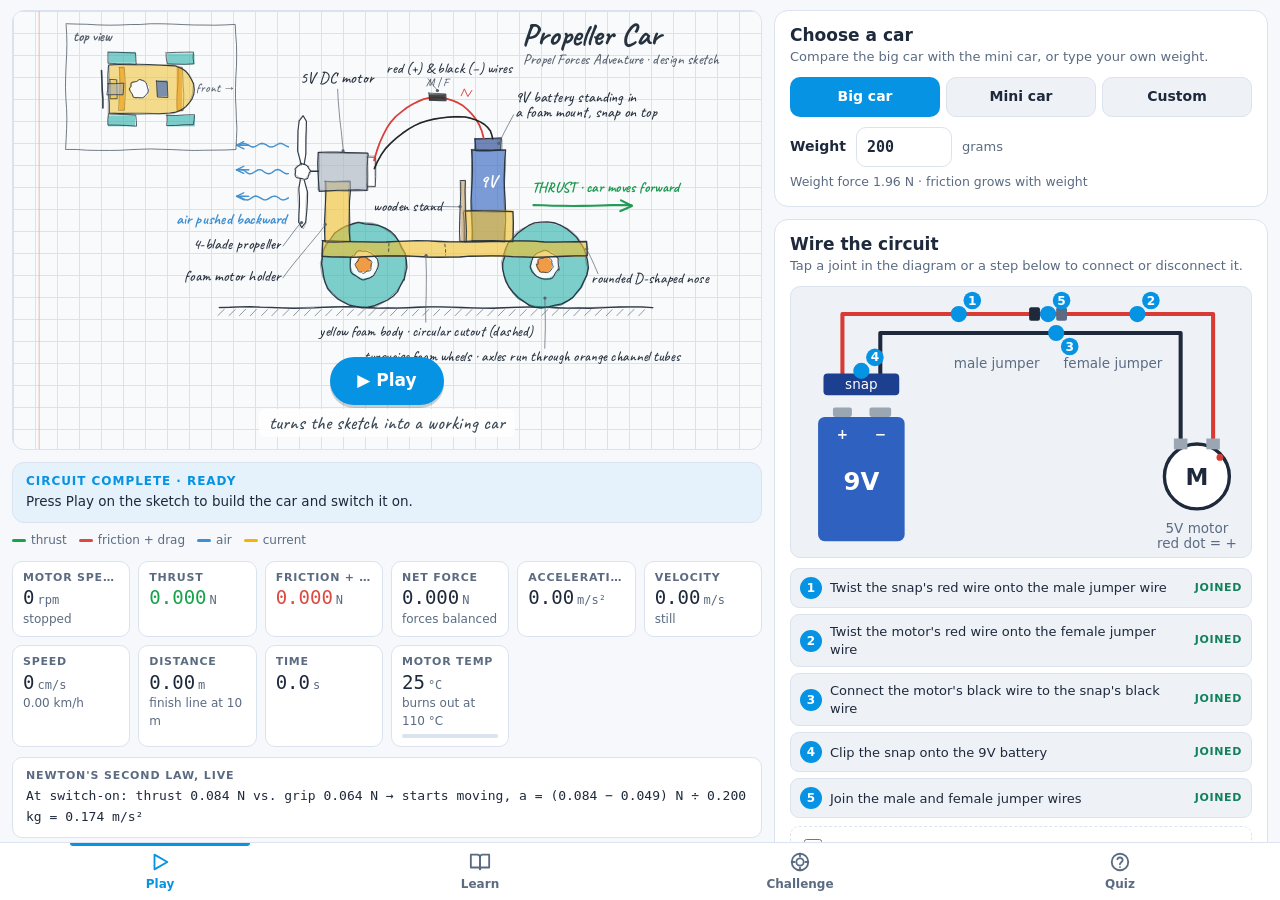
<file: labs/propeller/index.html>
<!DOCTYPE html>
<html lang="en">
<head>
<meta charset="utf-8">
<meta name="viewport" content="width=device-width,initial-scale=1,viewport-fit=cover">
<title>Propeller Car Lab | Kriya Quest</title>
<link rel="stylesheet" href="../_kit/lab-kit.css">
<link rel="stylesheet" href="lab.css">
</head>
<body>
<div class="kit" id="kit"></div>
<script src="../_kit/lab-kit.js"></script>
<script src="content.js"></script>
<script src="play.js"></script>
</body>
</html>
</file>
<file: labs/_kit/lab-kit.css>
/* Lab kit: shared look for every Kriya Quest "Lab exp".
   Layout: panes fill the window, a tab bar sits at the bottom. Panes that have no content are never shown. */
@font-face{font-family:"Caveat";font-weight:500 700;font-display:swap;src:url(caveat-latin.woff2) format("woff2")}

:root{
  --bg:#f6f8fb; --surface:#ffffff; --surface-2:#eef2f7; --ink:#1e293b; --muted:#5b6b82; --line:#dbe3ee;
  --navy:#091e3a; --accent:#0693e3; --accent-ink:#ffffff; --accent-soft:#e0f2fd; --orange:#ff6900;
  --good:#12805a; --good-bg:#e1f5ec; --warn:#9a5b00; --warn-bg:#fff2d9; --bad:#b3372d; --bad-bg:#fde8e5; --info-bg:#e5f1fb;
  --thrust:#16a34a; --friction:#dc4a3f; --air:#3b8fd6; --current:#f5b400;
  --scene:#e8eff6; --floor:#cdd8e3; --floor-line:#97a8ba;
  --f-body:system-ui,-apple-system,"Segoe UI",Roboto,"Helvetica Neue",Arial,sans-serif;
  --f-mono:ui-monospace,SFMono-Regular,Menlo,Consolas,monospace;
  --f-hand:"Caveat","Segoe Print","Bradley Hand","Comic Sans MS",cursive;
  --tabbar:58px;
  color-scheme:light;
}
:root[data-theme="dark"]{
  --bg:#07101f; --surface:#0f1a30; --surface-2:#15233f; --ink:#e8eef8; --muted:#9db0c9; --line:#25365a;
  --navy:#e8eef8; --accent:#3bb0ff; --accent-ink:#04121f; --accent-soft:#12304d; --orange:#ff8a3d;
  --good:#4fd1a0; --good-bg:#10332a; --warn:#f2bd66; --warn-bg:#30260f; --bad:#ff8f84; --bad-bg:#3a1c1a; --info-bg:#122741;
  --thrust:#4ade80; --friction:#ff7b70; --air:#7cc0ff; --current:#ffd24a;
  --scene:#0c1830; --floor:#16264a; --floor-line:#3d5683;
  color-scheme:dark;
}
@media (prefers-color-scheme:dark){
  :root:not([data-theme]){
    --bg:#07101f; --surface:#0f1a30; --surface-2:#15233f; --ink:#e8eef8; --muted:#9db0c9; --line:#25365a;
    --navy:#e8eef8; --accent:#3bb0ff; --accent-ink:#04121f; --accent-soft:#12304d; --orange:#ff8a3d;
    --good:#4fd1a0; --good-bg:#10332a; --warn:#f2bd66; --warn-bg:#30260f; --bad:#ff8f84; --bad-bg:#3a1c1a; --info-bg:#122741;
    --thrust:#4ade80; --friction:#ff7b70; --air:#7cc0ff; --current:#ffd24a;
    --scene:#0c1830; --floor:#16264a; --floor-line:#3d5683;
    color-scheme:dark;
  }
}

*{box-sizing:border-box}
[hidden]{display:none!important}
html,body{height:100%;margin:0}
body{background:var(--bg);color:var(--ink);font-family:var(--f-body);font-size:15px;line-height:1.5;overflow:hidden;-webkit-text-size-adjust:100%}
button{font:inherit;color:inherit;cursor:pointer}
:focus-visible{outline:2px solid var(--accent);outline-offset:2px}

.kit{display:flex;flex-direction:column;height:100%}
.pane{flex:1;min-height:0;display:none;overflow:auto;-webkit-overflow-scrolling:touch}
.pane.on{display:block}
.pane.play.on{display:grid}
.pane-inner{max-width:760px;margin:0 auto;padding:16px 16px 28px}
.pane h2{margin:0 0 4px;font-size:20px;line-height:1.2}
.pane .lede{margin:0 0 14px;color:var(--muted)}

/* tab bar */
.tabbar{flex:none;height:var(--tabbar);display:flex;background:var(--surface);border-top:1px solid var(--line);padding-bottom:env(safe-area-inset-bottom)}
.tab{flex:1;min-width:0;display:flex;flex-direction:column;align-items:center;justify-content:center;gap:2px;background:none;border:0;color:var(--muted);font-size:12px;font-weight:600;padding:6px 2px;position:relative}
.tab svg{width:22px;height:22px;fill:none;stroke:currentColor;stroke-width:2;stroke-linecap:round;stroke-linejoin:round}
.tab[aria-selected="true"]{color:var(--accent)}
.tab[aria-selected="true"]::before{content:"";position:absolute;top:0;left:22%;right:22%;height:3px;border-radius:0 0 3px 3px;background:var(--accent)}
@media (max-height:430px){ :root{--tabbar:46px} .tab{flex-direction:row;justify-content:center;gap:6px;font-size:13px} .tab svg{width:18px;height:18px} }

/* buttons + cards (shared by all panes) */
.btn{display:inline-flex;align-items:center;justify-content:center;gap:6px;min-height:40px;padding:8px 14px;border-radius:10px;border:1px solid var(--line);background:var(--surface);font-weight:600;font-size:14px}
.btn:hover{border-color:var(--accent)}
.btn.primary{background:var(--accent);color:var(--accent-ink);border-color:transparent}
.btn.small{min-height:34px;padding:5px 11px;font-size:13px}
.card{background:var(--surface);border:1px solid var(--line);border-radius:14px;padding:14px 15px}
.card + .card{margin-top:12px}

/* learn cards */
.learn-card h3{margin:0 0 4px;font-size:17px;line-height:1.25}
.learn-card p{margin:0;color:var(--muted)}
.learn-card .tag{display:inline-block;margin-bottom:6px;font-size:11px;font-weight:700;letter-spacing:.08em;text-transform:uppercase;color:var(--accent)}

/* challenge */
.chal h3{margin:0 0 6px;font-size:17px}
.chal .ask{margin:0 0 8px}
.chal .try{margin:0 0 10px;padding:9px 11px;border-radius:10px;background:var(--info-bg);font-size:14px}
.chal .row{display:flex;flex-wrap:wrap;gap:8px}
.chal .reveal{margin:10px 0 0;padding:10px 12px;border-radius:10px;background:var(--good-bg);font-size:14px}

/* quiz */
.q h3{margin:0 0 10px;font-size:16.5px;line-height:1.35}
.q .num{color:var(--muted);font-weight:600;font-size:12px;letter-spacing:.08em;text-transform:uppercase;display:block;margin-bottom:4px}
.opts{display:grid;gap:8px}
.opt{text-align:left;min-height:44px;padding:9px 12px;border-radius:10px;border:1.5px solid var(--line);background:var(--surface-2);font-size:14.5px}
.opt:hover:not(:disabled){border-color:var(--accent)}
.opt.right{background:var(--good-bg);border-color:var(--good)}
.opt.wrong{background:var(--bad-bg);border-color:var(--bad)}
.q .why{margin:10px 0 0;padding:9px 12px;border-radius:10px;background:var(--info-bg);font-size:14px}
.quiz-foot{margin-top:14px;display:flex;align-items:center;gap:12px;flex-wrap:wrap}
.quiz-foot b{font-size:15px}

@media (prefers-reduced-motion:reduce){ *{animation:none!important;transition:none!important} }
</file>
<file: labs/propeller/lab.css>
/* Propeller car lab: Play pane layout.
   Narrow: one column, the animation stays pinned at the top while the rest scrolls.
   Wide (projector, tablet, phone on its side): animation + readouts on the left, inputs on the right. */
.pane.play.on{display:flex;flex-direction:column;gap:12px;overflow:auto;padding:0 0 24px}
.play .left{display:contents}
.play .stagebox{order:1;position:sticky;top:0;z-index:5;background:var(--bg);padding:8px 12px 6px}
.play .info{order:2;padding:0 12px}
.play .right{order:3;padding:0 12px}
.play .data{order:4;padding:0 12px}

.stage{position:relative;height:clamp(190px,34vh,300px);border-radius:12px;overflow:hidden;background:var(--scene);border:1px solid var(--line)}
.stage canvas{position:absolute;inset:0;width:100%;height:100%;display:block}
#sketch{transition:opacity .9s ease,transform 1.1s ease;transform-origin:50% 60%}
#sketch.gone{opacity:0;transform:scale(1.04);pointer-events:none}
.play-wrap{position:absolute;left:50%;bottom:12px;transform:translateX(-50%);display:flex;flex-direction:column;align-items:center;gap:4px;transition:opacity .4s}
.play-wrap .btn{font-size:17px;padding:10px 26px;border-radius:999px;box-shadow:0 3px 0 rgba(0,0,0,.18)}
.play-note{font-family:var(--f-hand);font-size:19px;color:#3b4a57;background:#ffffffd9;padding:0 10px;border-radius:6px;white-space:nowrap}
.hud{position:absolute;top:42px;right:8px;display:flex;gap:10px;font:600 12.5px var(--f-mono);background:color-mix(in srgb,var(--surface) 88%,transparent);border:1px solid var(--line);border-radius:8px;padding:4px 9px;font-variant-numeric:tabular-nums}
.hud small{color:var(--muted);font-weight:500}
.badge{position:absolute;right:8px;bottom:8px;max-width:62%;padding:4px 10px;border-radius:8px;font-size:12px;font-weight:700;border:1px solid var(--line);background:var(--surface);white-space:nowrap;overflow:hidden;text-overflow:ellipsis}
.badge[data-kind="ok"]{background:var(--good-bg);color:var(--good)} .badge[data-kind="warn"]{background:var(--warn-bg);color:var(--warn)}
.badge[data-kind="bad"]{background:var(--bad-bg);color:var(--bad)} .badge[data-kind="info"]{background:var(--info-bg);color:var(--accent)}
.toolbar{display:flex;flex-wrap:wrap;gap:8px;margin-top:8px}
.toolbar .btn[aria-pressed="true"]{background:var(--accent-soft);border-color:var(--accent)}

.status{padding:10px 13px;border-radius:12px;font-size:13.5px;line-height:1.45;border:1px solid var(--line);background:var(--info-bg)}
.status b{display:block;font-size:12px;letter-spacing:.08em;text-transform:uppercase;margin-bottom:2px}
.status[data-kind="ok"]{background:var(--good-bg)} .status[data-kind="ok"] b{color:var(--good)}
.status[data-kind="warn"]{background:var(--warn-bg)} .status[data-kind="warn"] b{color:var(--warn)}
.status[data-kind="bad"]{background:var(--bad-bg)} .status[data-kind="bad"] b{color:var(--bad)}
.status[data-kind="info"] b{color:var(--accent)}
.legend{display:flex;flex-wrap:wrap;gap:12px;margin:8px 0 0;font-size:12px;color:var(--muted)}
.legend i{display:inline-block;width:14px;height:3px;border-radius:2px;vertical-align:middle;margin-right:5px}

.readouts{display:grid;grid-template-columns:repeat(auto-fill,minmax(118px,1fr));gap:8px}
.tile{background:var(--surface);border:1px solid var(--line);border-radius:10px;padding:8px 10px;min-width:0}
.tile .k{font-size:11px;letter-spacing:.07em;text-transform:uppercase;color:var(--muted);font-weight:600;white-space:nowrap;overflow:hidden;text-overflow:ellipsis}
.tile .v{font-family:var(--f-mono);font-size:19px;font-variant-numeric:tabular-nums;line-height:1.25}
.tile .v small{font-size:12px;color:var(--muted);margin-left:3px}
.tile .s{font-size:12px;color:var(--muted);min-height:1.2em}
.tile.t-thrust .v{color:var(--thrust)} .tile.t-resist .v{color:var(--friction)}
.tile.hot{background:var(--warn-bg)} .tile.burn{background:var(--bad-bg)}
.bar{height:4px;border-radius:2px;background:var(--line);margin-top:4px;overflow:hidden}
.bar span{display:block;height:100%;background:var(--accent);width:0}
.tile.hot .bar span{background:var(--warn)} .tile.burn .bar span{background:var(--bad)}
.equation{margin:10px 0 0;background:var(--surface);border:1px solid var(--line);border-radius:10px;padding:10px 13px;font-size:14px}
.equation .lab{font-size:11px;letter-spacing:.08em;text-transform:uppercase;color:var(--muted);font-weight:600;display:block}
.equation code{font-family:var(--f-mono);font-size:13px;font-variant-numeric:tabular-nums;overflow-wrap:anywhere}
.graph-card{margin-top:10px;padding:12px 14px 8px}
.graph-head{display:flex;flex-wrap:wrap;justify-content:space-between;align-items:baseline;gap:6px 16px}
.graph-head h2{margin:0;font-size:16px}
.graph-key{font-size:12px;color:var(--muted);display:flex;gap:14px}
.graph-key i{display:inline-block;width:18px;height:0;border-top:2px solid var(--accent);vertical-align:middle;margin-right:5px}
.graph-key i.last{border-top:2px dashed var(--muted)}
#graph{width:100%;height:190px;display:block}

/* inputs */
.card h2{margin:0 0 2px;font-size:17px}
.card .sub{margin:0 0 10px;color:var(--muted);font-size:13px}
.seg{display:grid;grid-template-columns:repeat(3,1fr);gap:6px}
.seg button{min-height:40px;border-radius:10px;border:1.5px solid var(--line);background:var(--surface-2);font-weight:600;font-size:14px}
.seg button[aria-pressed="true"]{background:var(--accent);color:var(--accent-ink);border-color:transparent}
.wrow{display:flex;align-items:center;gap:10px;margin-top:10px}
.wrow label{font-size:14px;font-weight:600}
.wrow input{width:96px;min-height:40px;padding:6px 10px;border-radius:10px;border:1.5px solid var(--line);background:var(--surface);color:var(--ink);font:600 15px var(--f-mono)}
.wrow span{color:var(--muted);font-size:13px}
.hint{font-size:12.5px;color:var(--muted);margin-top:6px}
#schem{width:100%;height:auto;display:block;background:var(--surface-2);border-radius:10px;border:1px solid var(--line)}
#schem text{font-family:var(--f-body);font-size:10px;fill:var(--muted)}
#schem .wr{stroke:#d83a34;stroke-width:3;fill:none;stroke-linecap:round;stroke-linejoin:round}
#schem .wb{stroke:var(--ink);stroke-width:3;fill:none;stroke-linecap:round;stroke-linejoin:round}
#schem .flow{stroke:var(--current);stroke-width:2.2;fill:none;stroke-dasharray:3 9;stroke-linecap:round;animation:flow .7s linear infinite}
@keyframes flow{to{stroke-dashoffset:-12}}
#schem .hs{cursor:pointer}
#schem .hs:focus{outline:none}
#schem .hs:focus-visible .ring{stroke:var(--accent);stroke-width:2.5}
#schem .badge{font-size:9px;font-weight:600;fill:var(--accent-ink)}
.steps{list-style:none;margin:10px 0 0;padding:0;display:flex;flex-direction:column;gap:6px}
.step{width:100%;display:grid;grid-template-columns:22px 1fr auto;gap:8px;align-items:center;text-align:left;font:500 13px/1.35 var(--f-body);color:var(--ink);background:var(--surface-2);border:1px solid var(--line);border-radius:9px;padding:8px 9px;min-height:40px}
.step .n{width:22px;height:22px;border-radius:50%;display:grid;place-items:center;font-size:12px;font-weight:600;background:var(--line)}
.step[aria-pressed="true"] .n{background:var(--accent);color:var(--accent-ink)}
.step .st{font-size:11px;font-weight:700;letter-spacing:.06em;text-transform:uppercase;color:var(--bad)}
.step[aria-pressed="true"] .st{color:var(--good)}
.swap{margin-top:8px;display:flex;align-items:center;gap:10px;padding:9px;border-radius:9px;border:1px dashed var(--line);font-size:13px}
.swap input{accent-color:var(--friction);width:18px;height:18px}
.row{display:flex;gap:8px;flex-wrap:wrap;margin-top:10px}
.ctl{display:flex;flex-direction:column;gap:2px;padding-block:8px;border-top:1px solid var(--line)}
.ctl:first-of-type{border-top:0}
.ctl .top-row{display:flex;justify-content:space-between;gap:8px;font-size:14px;font-weight:600}
.ctl output{font-family:var(--f-mono);font-size:13px;color:var(--accent)}
.ctl input[type=range]{width:100%;accent-color:var(--accent);margin:6px 0 0;min-height:28px}
.ctl .h{font-size:12px;color:var(--muted)}
.warnbox{margin-top:8px;padding:9px 11px;border-radius:9px;font-size:13px;line-height:1.4}
.warnbox[data-kind="warn"]{background:var(--warn-bg)} .warnbox[data-kind="warn"] strong{color:var(--warn)}
.warnbox[data-kind="bad"]{background:var(--bad-bg)} .warnbox[data-kind="bad"] strong{color:var(--bad)}
.warnbox[data-kind="info"]{background:var(--info-bg)} .warnbox[data-kind="info"] strong{color:var(--accent)}
.approx{margin:4px 0 0;font-size:12px;color:var(--muted)}

@media (min-width:760px){
  .pane.play.on{display:grid;grid-template-columns:minmax(0,1.5fr) minmax(300px,1fr);gap:0;overflow:hidden;padding:0}
  .play .left{display:flex;flex-direction:column;gap:12px;overflow:auto;padding:10px 6px 24px 12px;min-height:0}
  .play .right{padding:10px 12px 24px 6px;overflow:auto;min-height:0}
  .play .stagebox,.play .info,.play .data{order:0;position:static;padding:0;background:none}
  .stage{height:clamp(210px,50vh,440px)}
}
@media (prefers-reduced-motion:reduce){ #sketch{transition:opacity .3s} #schem .flow{animation:none} }
</file>
